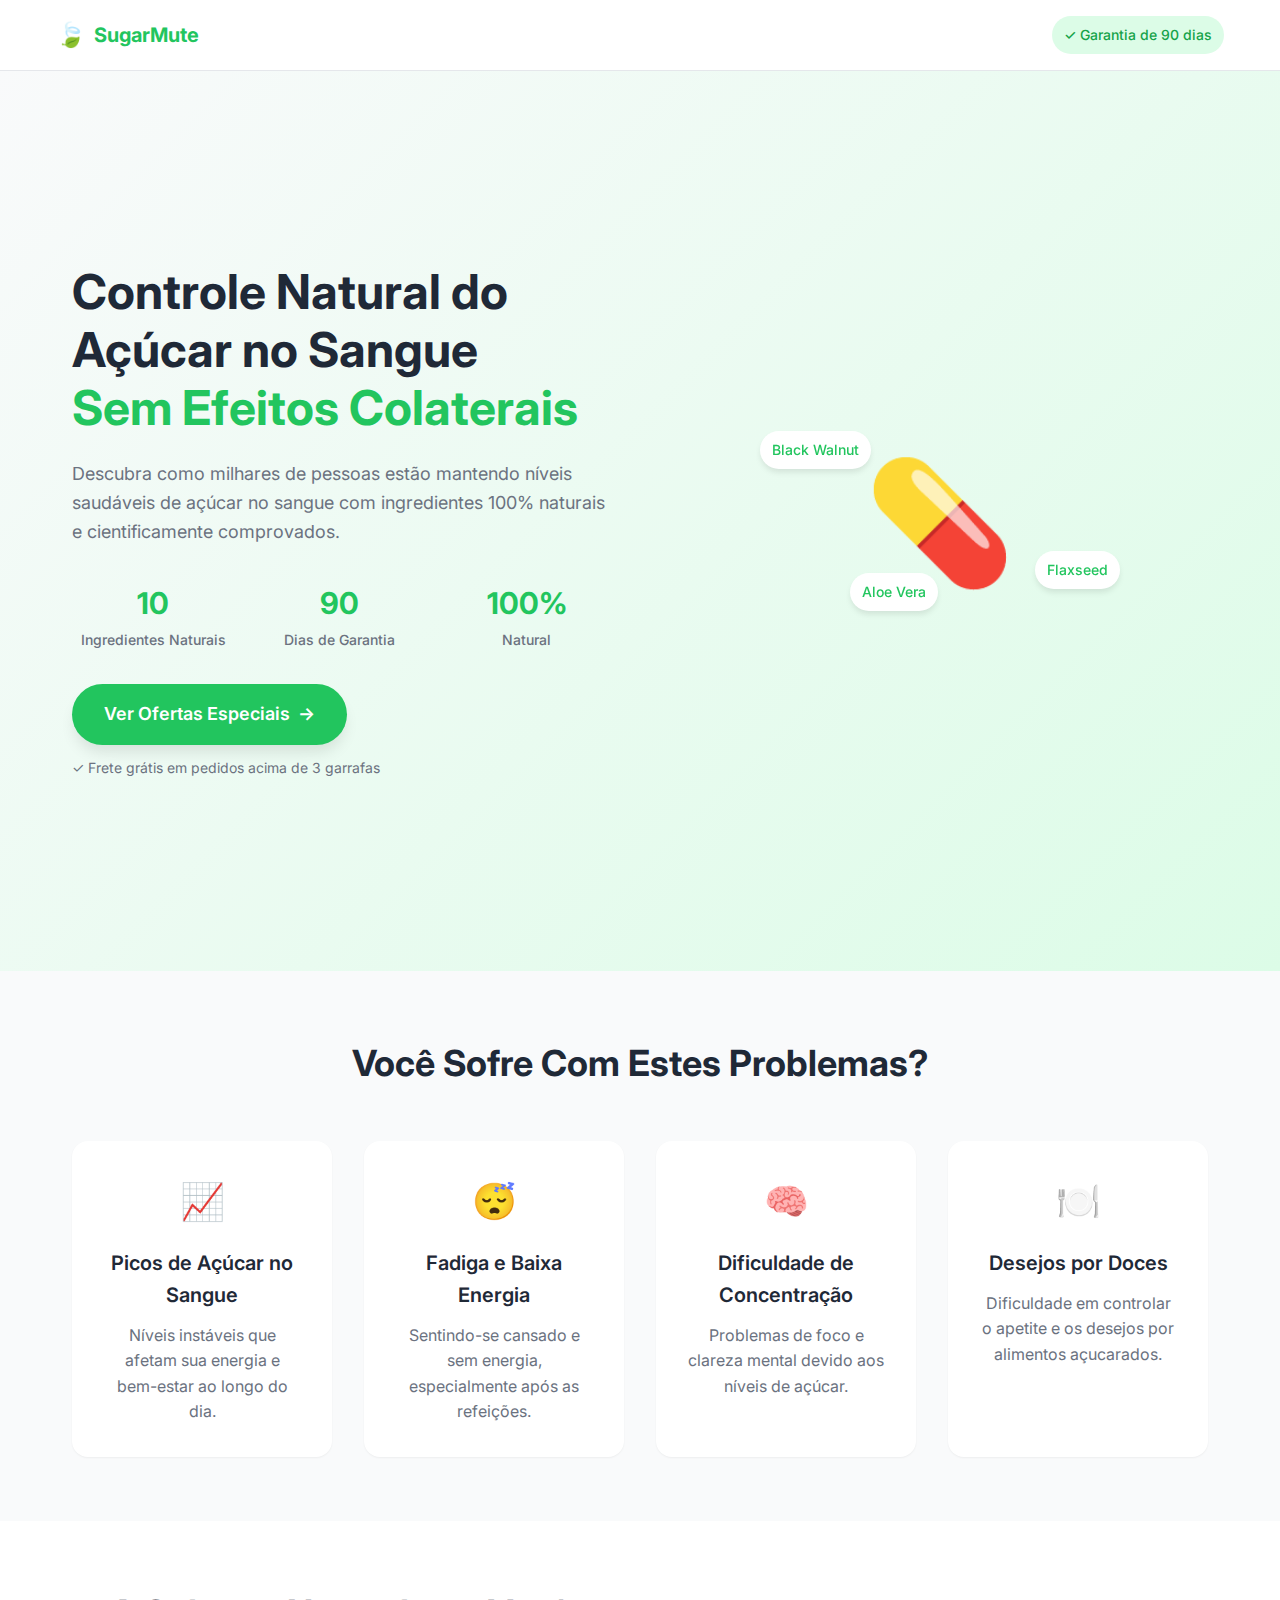
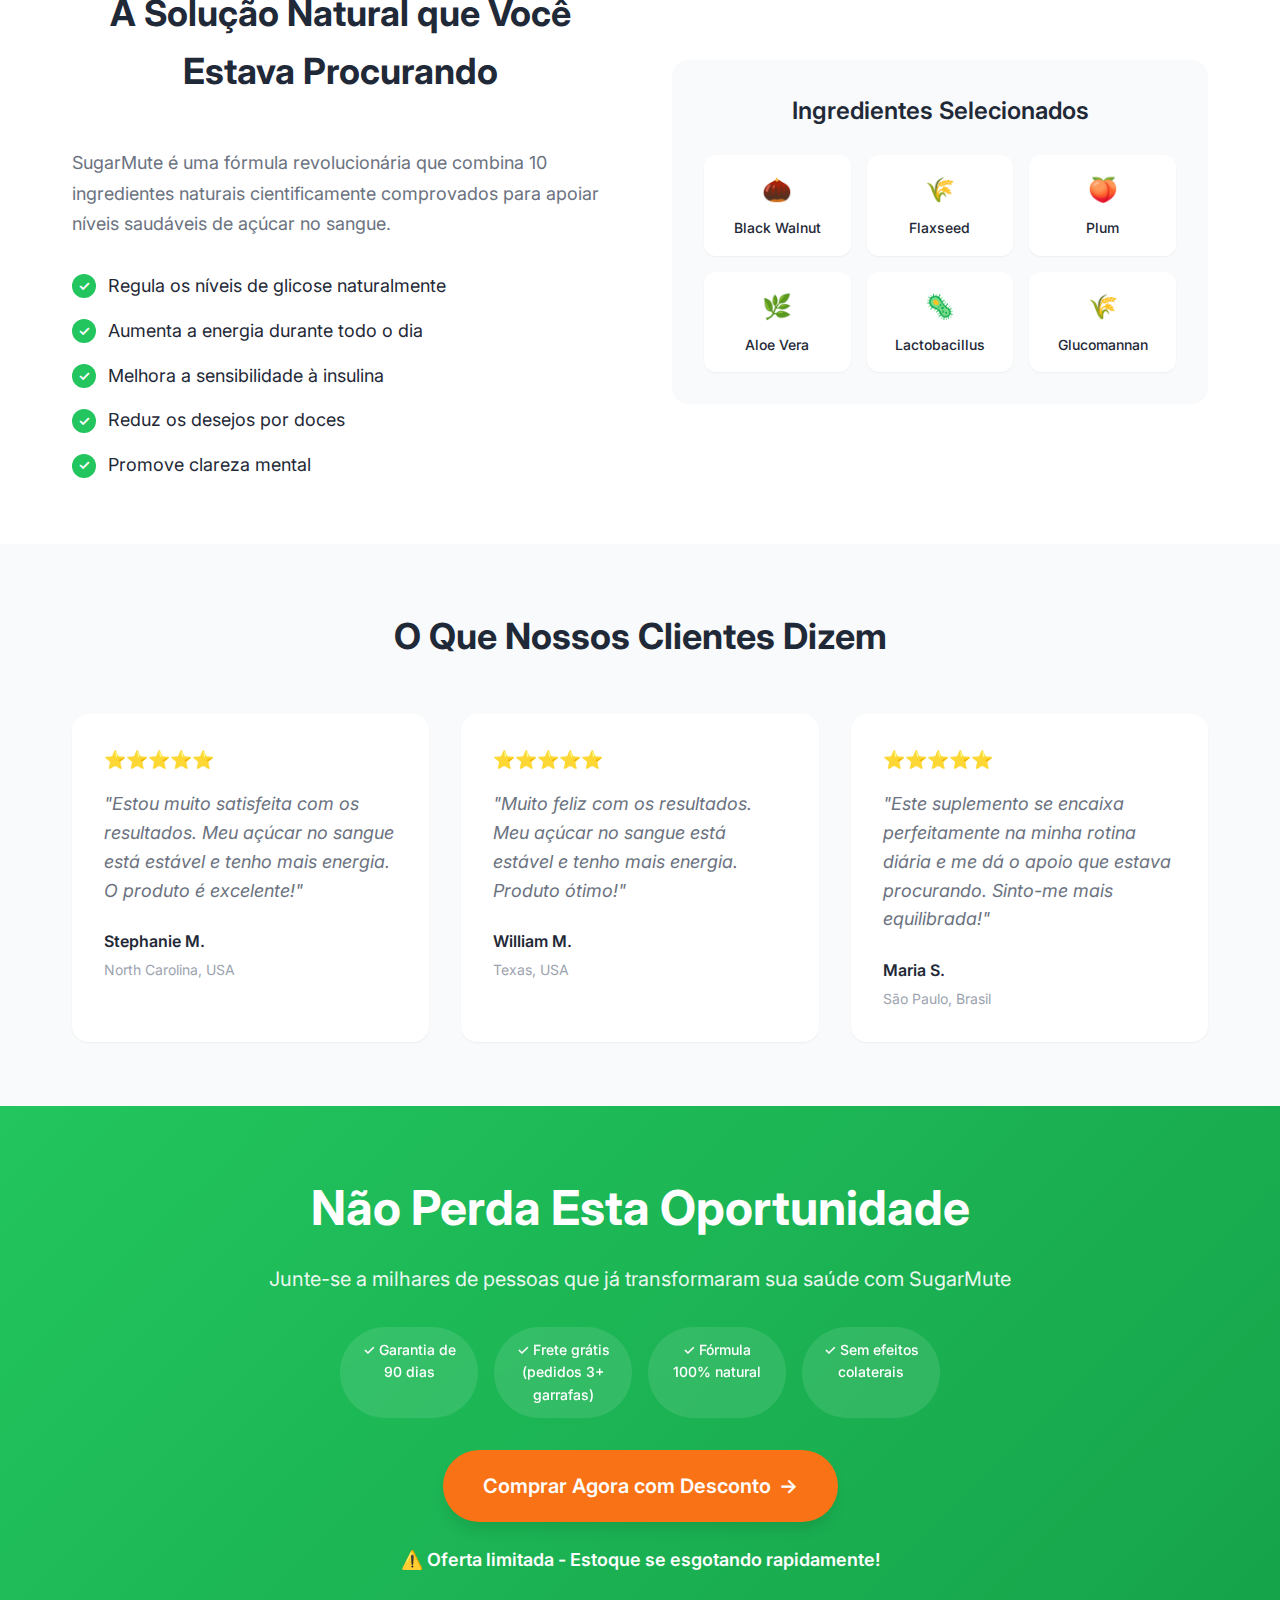
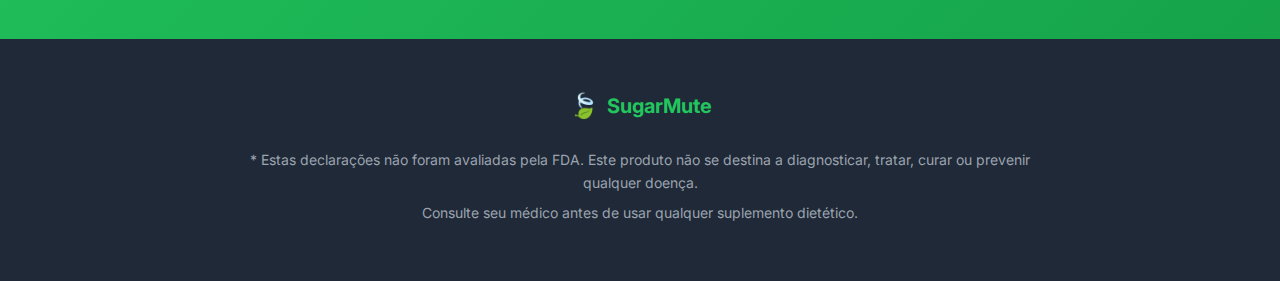
<file: index.html>
<!DOCTYPE html>
<html lang="pt-BR">
<head>
    <meta charset="UTF-8">
    <meta name="viewport" content="width=device-width, initial-scale=1.0">
    <title>Controle Natural do Açúcar no Sangue | SugarMute</title>
    <meta name="description" content="Descubra como SugarMute pode ajudar você a manter níveis saudáveis de açúcar no sangue com ingredientes 100% naturais. Garantia de 90 dias.">
    
    <!-- Preload critical resources -->
    <link rel="preload" href="styles.css" as="style">
    <link rel="preload" href="https://fonts.googleapis.com/css2?family=Inter:wght@400;500;600;700&display=swap" as="style">
    
    <!-- Stylesheets -->
    <link rel="stylesheet" href="https://fonts.googleapis.com/css2?family=Inter:wght@400;500;600;700&display=swap">
    <link rel="stylesheet" href="styles.css">
    
    <!-- Favicon -->
    <link rel="icon" type="image/x-icon" href="data:image/svg+xml,<svg xmlns='http://www.w3.org/2000/svg' viewBox='0 0 100 100'><text y='.9em' font-size='90'>🍃</text></svg>">
</head>
<body>
    <!-- Header -->
    <header class="header">
        <div class="container">
            <div class="logo">
                <span class="logo-icon">🍃</span>
                <span class="logo-text">SugarMute</span>
            </div>
            <div class="header-cta">
                <span class="guarantee-badge">✓ Garantia de 90 dias</span>
            </div>
        </div>
    </header>

    <!-- Hero Section -->
    <section class="hero">
        <div class="container">
            <div class="hero-content">
                <h1 class="hero-title">
                    Controle Natural do Açúcar no Sangue
                    <span class="highlight">Sem Efeitos Colaterais</span>
                </h1>
                <p class="hero-subtitle">
                    Descubra como milhares de pessoas estão mantendo níveis saudáveis de açúcar no sangue com ingredientes 100% naturais e cientificamente comprovados.
                </p>
                <div class="hero-stats">
                    <div class="stat">
                        <span class="stat-number">10</span>
                        <span class="stat-label">Ingredientes Naturais</span>
                    </div>
                    <div class="stat">
                        <span class="stat-number">90</span>
                        <span class="stat-label">Dias de Garantia</span>
                    </div>
                    <div class="stat">
                        <span class="stat-number">100%</span>
                        <span class="stat-label">Natural</span>
                    </div>
                </div>
                <div class="hero-cta">
                    <a href="https://sugarnix.com/c/order-now.php" class="cta-button primary">
                        Ver Ofertas Especiais
                        <span class="cta-arrow">→</span>
                    </a>
                    <p class="cta-note">✓ Frete grátis em pedidos acima de 3 garrafas</p>
                </div>
            </div>
            <div class="hero-image">
                <div class="product-showcase">
                    <div class="product-bottle">💊</div>
                    <div class="floating-elements">
                        <span class="floating-element">Black Walnut</span>
                        <span class="floating-element">Flaxseed</span>
                        <span class="floating-element">Aloe Vera</span>
                    </div>
                </div>
            </div>
        </div>
    </section>

    <!-- Problem Section -->
    <section class="problem-section">
        <div class="container">
            <h2 class="section-title">Você Sofre Com Estes Problemas?</h2>
            <div class="problems-grid">
                <div class="problem-item">
                    <div class="problem-icon">📈</div>
                    <h3>Picos de Açúcar no Sangue</h3>
                    <p>Níveis instáveis que afetam sua energia e bem-estar ao longo do dia.</p>
                </div>
                <div class="problem-item">
                    <div class="problem-icon">😴</div>
                    <h3>Fadiga e Baixa Energia</h3>
                    <p>Sentindo-se cansado e sem energia, especialmente após as refeições.</p>
                </div>
                <div class="problem-item">
                    <div class="problem-icon">🧠</div>
                    <h3>Dificuldade de Concentração</h3>
                    <p>Problemas de foco e clareza mental devido aos níveis de açúcar.</p>
                </div>
                <div class="problem-item">
                    <div class="problem-icon">🍽️</div>
                    <h3>Desejos por Doces</h3>
                    <p>Dificuldade em controlar o apetite e os desejos por alimentos açucarados.</p>
                </div>
            </div>
        </div>
    </section>

    <!-- Solution Section -->
    <section class="solution-section">
        <div class="container">
            <div class="solution-content">
                <div class="solution-text">
                    <h2 class="section-title">A Solução Natural que Você Estava Procurando</h2>
                    <p class="solution-description">
                        SugarMute é uma fórmula revolucionária que combina 10 ingredientes naturais cientificamente comprovados para apoiar níveis saudáveis de açúcar no sangue.
                    </p>
                    <div class="benefits-list">
                        <div class="benefit-item">
                            <span class="benefit-icon">✓</span>
                            <span>Regula os níveis de glicose naturalmente</span>
                        </div>
                        <div class="benefit-item">
                            <span class="benefit-icon">✓</span>
                            <span>Aumenta a energia durante todo o dia</span>
                        </div>
                        <div class="benefit-item">
                            <span class="benefit-icon">✓</span>
                            <span>Melhora a sensibilidade à insulina</span>
                        </div>
                        <div class="benefit-item">
                            <span class="benefit-icon">✓</span>
                            <span>Reduz os desejos por doces</span>
                        </div>
                        <div class="benefit-item">
                            <span class="benefit-icon">✓</span>
                            <span>Promove clareza mental</span>
                        </div>
                    </div>
                </div>
                <div class="solution-image">
                    <div class="ingredients-showcase">
                        <h3>Ingredientes Selecionados</h3>
                        <div class="ingredients-grid">
                            <div class="ingredient">
                                <span class="ingredient-icon">🌰</span>
                                <span class="ingredient-name">Black Walnut</span>
                            </div>
                            <div class="ingredient">
                                <span class="ingredient-icon">🌾</span>
                                <span class="ingredient-name">Flaxseed</span>
                            </div>
                            <div class="ingredient">
                                <span class="ingredient-icon">🍑</span>
                                <span class="ingredient-name">Plum</span>
                            </div>
                            <div class="ingredient">
                                <span class="ingredient-icon">🌿</span>
                                <span class="ingredient-name">Aloe Vera</span>
                            </div>
                            <div class="ingredient">
                                <span class="ingredient-icon">🦠</span>
                                <span class="ingredient-name">Lactobacillus</span>
                            </div>
                            <div class="ingredient">
                                <span class="ingredient-icon">🌾</span>
                                <span class="ingredient-name">Glucomannan</span>
                            </div>
                        </div>
                    </div>
                </div>
            </div>
        </div>
    </section>

    <!-- Testimonials Section -->
    <section class="testimonials-section">
        <div class="container">
            <h2 class="section-title">O Que Nossos Clientes Dizem</h2>
            <div class="testimonials-grid">
                <div class="testimonial">
                    <div class="testimonial-rating">⭐⭐⭐⭐⭐</div>
                    <p class="testimonial-text">
                        "Estou muito satisfeita com os resultados. Meu açúcar no sangue está estável e tenho mais energia. O produto é excelente!"
                    </p>
                    <div class="testimonial-author">
                        <strong>Stephanie M.</strong>
                        <span>North Carolina, USA</span>
                    </div>
                </div>
                <div class="testimonial">
                    <div class="testimonial-rating">⭐⭐⭐⭐⭐</div>
                    <p class="testimonial-text">
                        "Muito feliz com os resultados. Meu açúcar no sangue está estável e tenho mais energia. Produto ótimo!"
                    </p>
                    <div class="testimonial-author">
                        <strong>William M.</strong>
                        <span>Texas, USA</span>
                    </div>
                </div>
                <div class="testimonial">
                    <div class="testimonial-rating">⭐⭐⭐⭐⭐</div>
                    <p class="testimonial-text">
                        "Este suplemento se encaixa perfeitamente na minha rotina diária e me dá o apoio que estava procurando. Sinto-me mais equilibrada!"
                    </p>
                    <div class="testimonial-author">
                        <strong>Maria S.</strong>
                        <span>São Paulo, Brasil</span>
                    </div>
                </div>
            </div>
        </div>
    </section>

    <!-- CTA Section -->
    <section class="cta-section">
        <div class="container">
            <div class="cta-content">
                <h2 class="cta-title">Não Perda Esta Oportunidade</h2>
                <p class="cta-subtitle">
                    Junte-se a milhares de pessoas que já transformaram sua saúde com SugarMute
                </p>
                <div class="cta-benefits">
                    <div class="cta-benefit">✓ Garantia de 90 dias</div>
                    <div class="cta-benefit">✓ Frete grátis (pedidos 3+ garrafas)</div>
                    <div class="cta-benefit">✓ Fórmula 100% natural</div>
                    <div class="cta-benefit">✓ Sem efeitos colaterais</div>
                </div>
                <a href="https://sugarnix.com/c/order-now.php" class="cta-button secondary large">
                    Comprar Agora com Desconto
                    <span class="cta-arrow">→</span>
                </a>
                <p class="urgency-text">⚠️ Oferta limitada - Estoque se esgotando rapidamente!</p>
            </div>
        </div>
    </section>

    <!-- Footer -->
    <footer class="footer">
        <div class="container">
            <div class="footer-content">
                <div class="footer-logo">
                    <span class="logo-icon">🍃</span>
                    <span class="logo-text">SugarMute</span>
                </div>
                <div class="footer-disclaimer">
                    <p>* Estas declarações não foram avaliadas pela FDA. Este produto não se destina a diagnosticar, tratar, curar ou prevenir qualquer doença.</p>
                    <p>Consulte seu médico antes de usar qualquer suplemento dietético.</p>
                </div>
            </div>
        </div>
    </footer>

    <!-- Scripts -->
    <script src="script.js"></script>
</body>
</html>
</file>
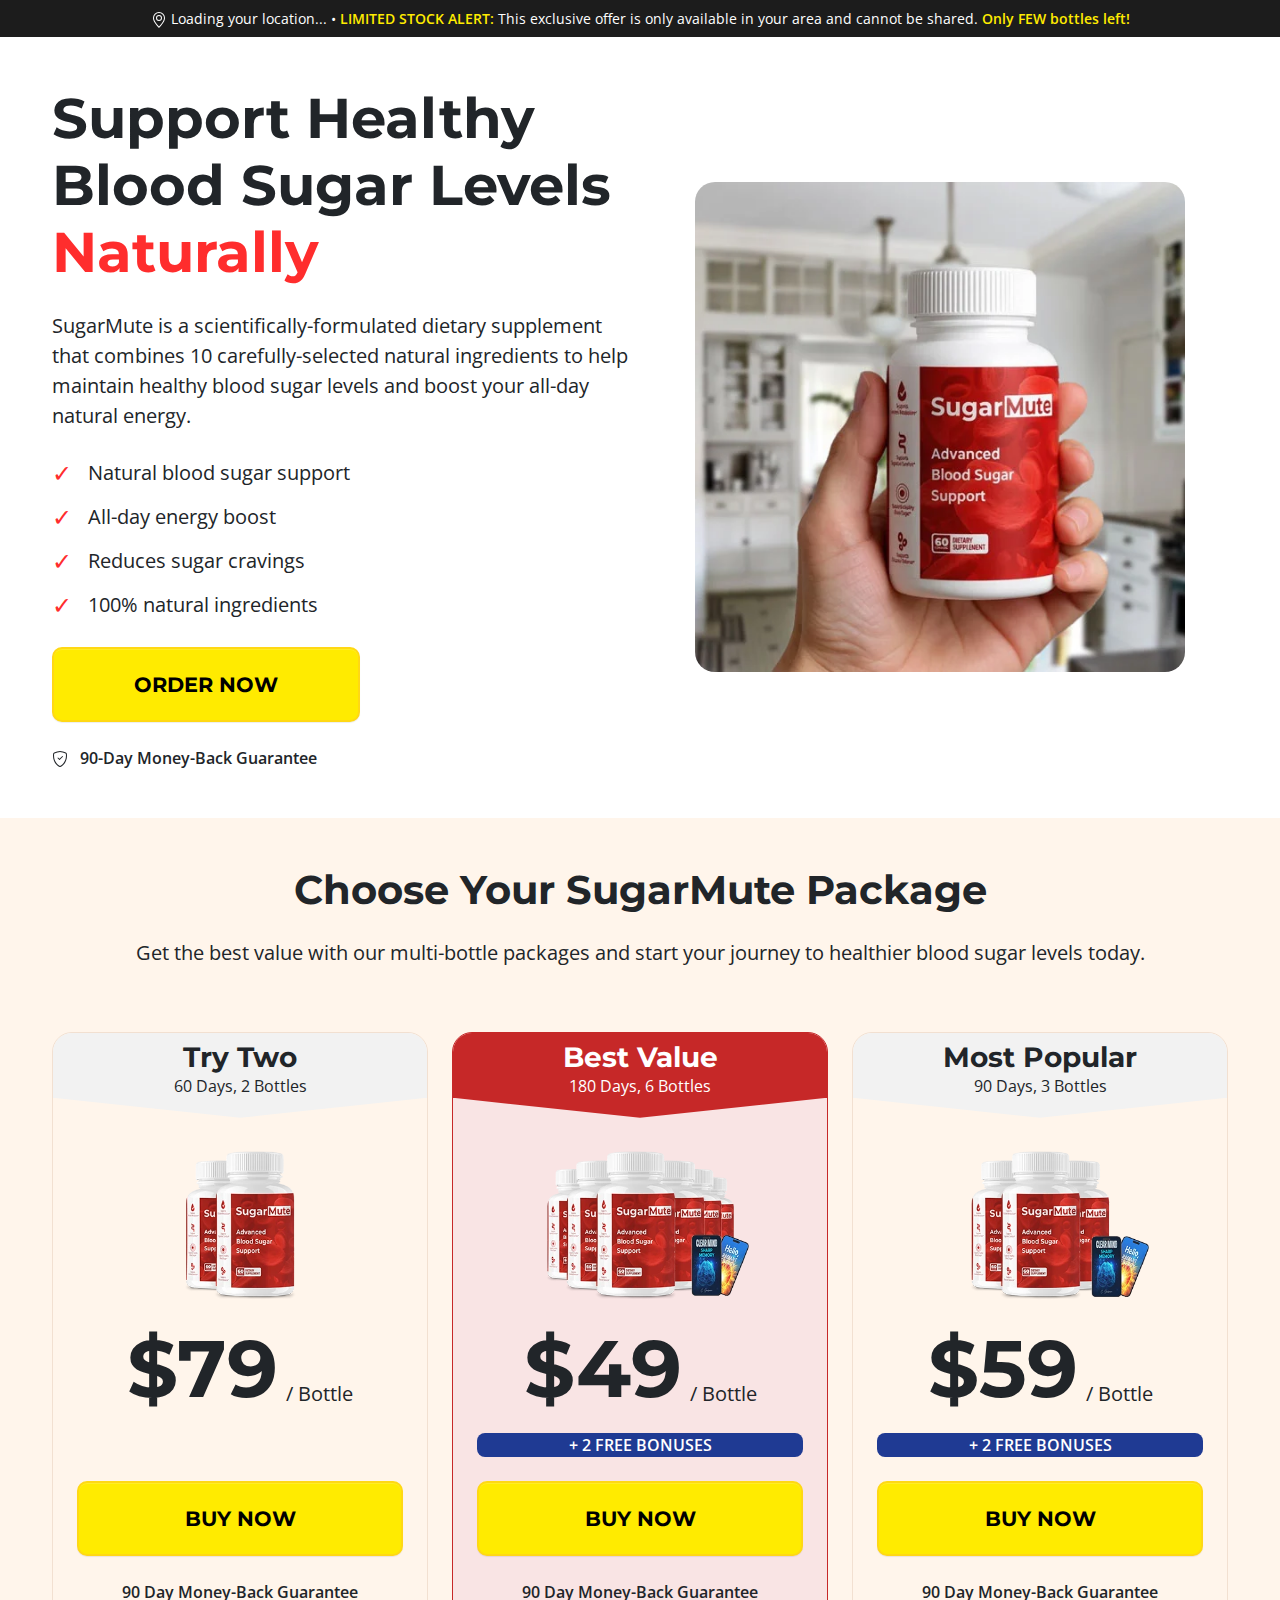
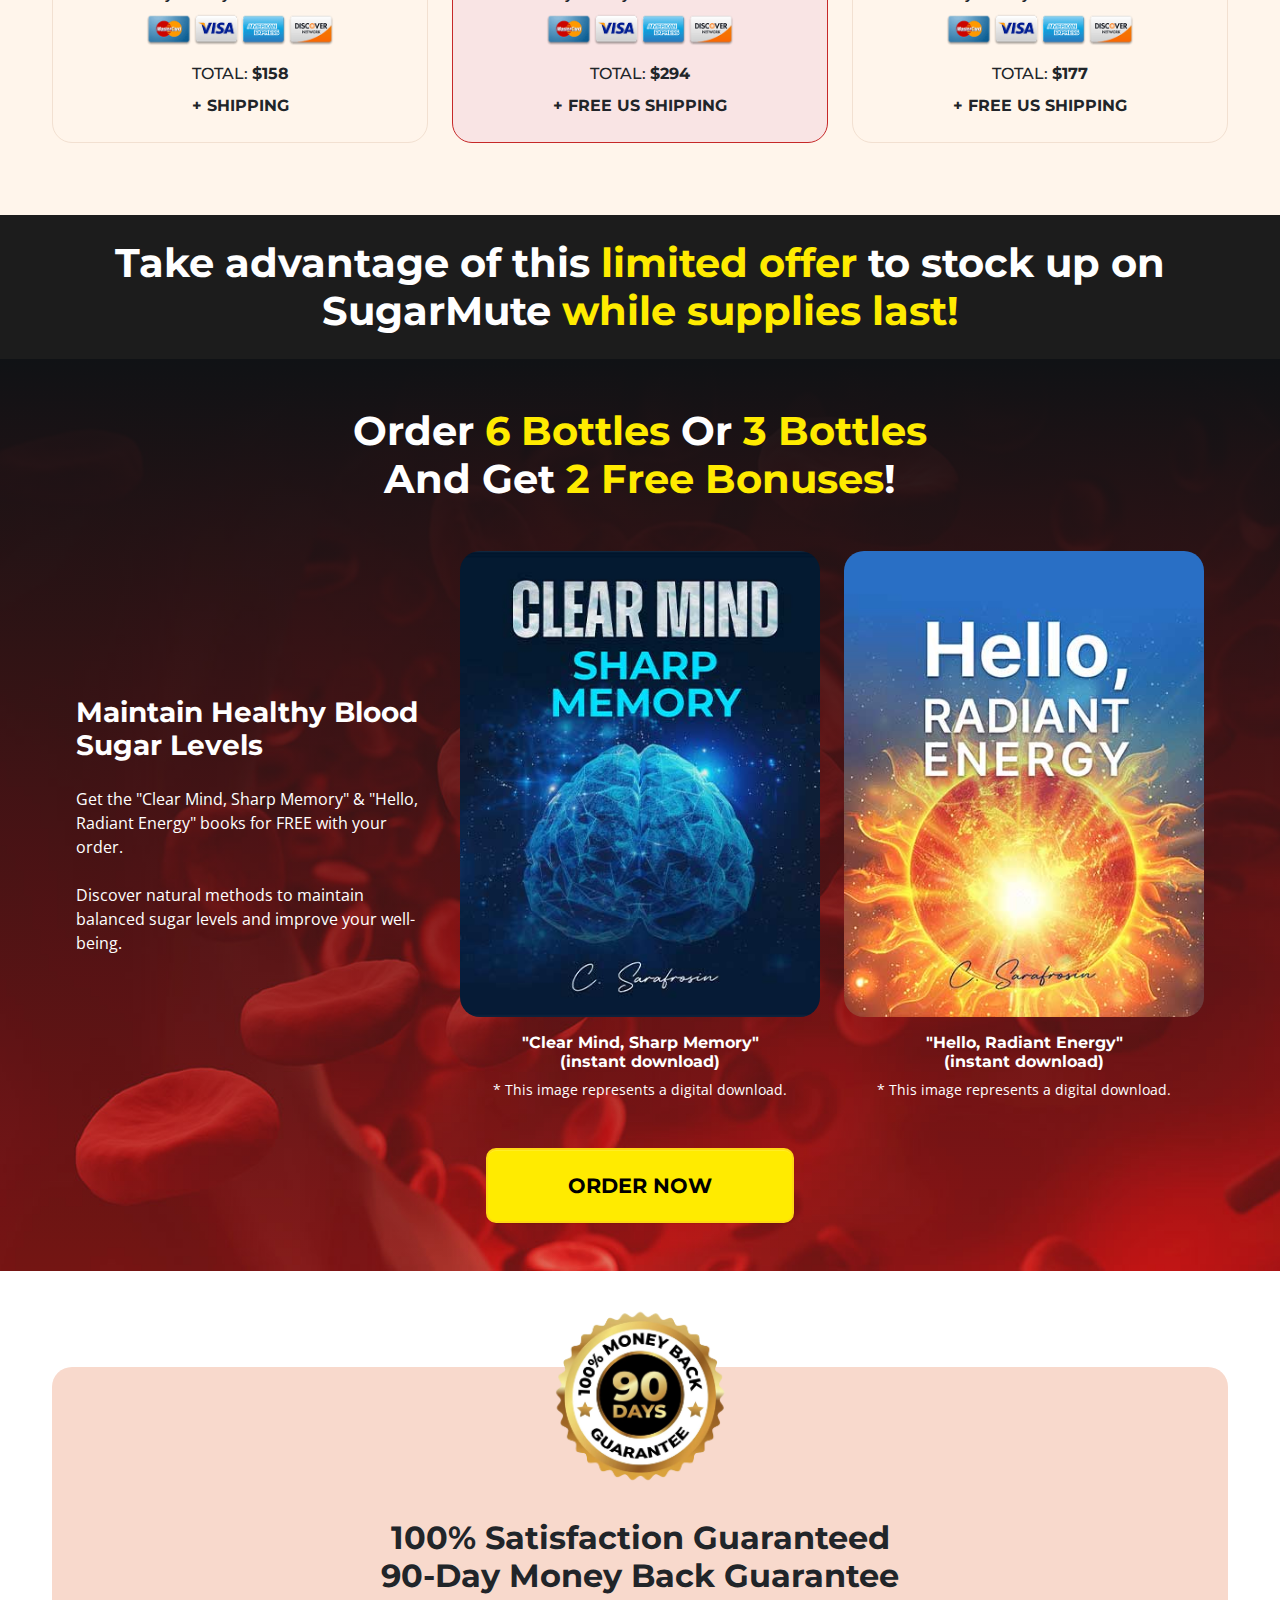
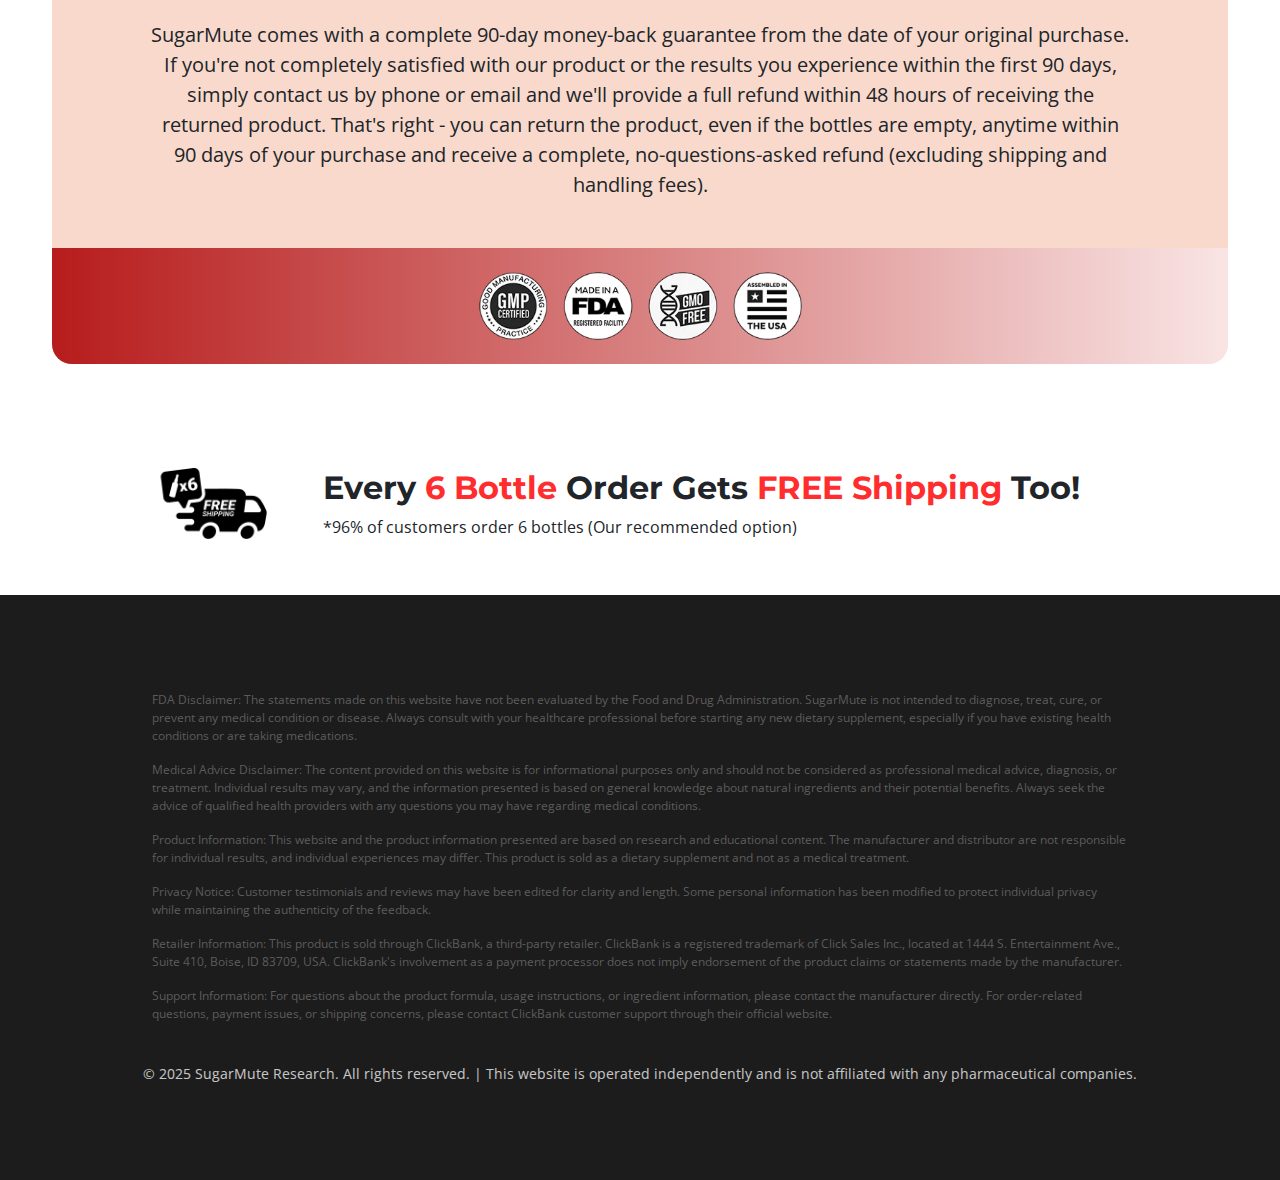
<file: presell.html>
<!DOCTYPE html>
<html lang="en">
<head>
    <meta charset="UTF-8">
    <meta name="viewport" content="width=device-width, initial-scale=1.0">
    <title>SugarMute | Support Healthy Blood Sugar Naturally</title>
    <meta name="description" content="Discover how SugarMute can help you maintain healthy blood sugar levels with 100% natural ingredients. 90-day money-back guarantee.">
    

    <link rel="icon" type="image/png" href="images/favicon-96x96.png" sizes="96x96">
    <link rel="icon" type="image/svg+xml" href="images/favicon.svg">
    <link rel="shortcut icon" href="images/favicon.ico">
    <link rel="apple-touch-icon" sizes="180x180" href="images/apple-touch-icon.png">
    

    <link rel="stylesheet" href="css/style.css">
    
</head>
<body data-disable-user-interaction="">


    <section class="bg-secondary-new py-2">
        <div class="container">
            <div class="row">
                <div class="col-12 text-center">
                    <p class="mb-0 text-white-new small">
                        <span id="user-location">
                            <svg xmlns="http://www.w3.org/2000/svg" width="16" height="16" fill="currentColor" class="bi bi-geo-alt me-1" viewBox="0 0 16 16">
                                <path d="M12.166 8.94c-.524 1.062-1.234 2.12-1.96 3.07A32 32 0 0 1 8 14.58a32 32 0 0 1-2.206-2.57c-.726-.95-1.436-2.008-1.96-3.07C3.304 7.867 3 6.862 3 6a5 5 0 0 1 10 0c0 .862-.305 1.867-.834 2.94M8 16s6-5.686 6-10A6 6 0 0 0 2 6c0 4.314 6 10 6 10"/>
                                <path d="M8 8a2 2 0 1 1 0-4 2 2 0 0 1 0 4m0 1a3 3 0 1 0 0-6 3 3 0 0 0 0 6"/>
                            </svg>
                            Loading your location...
                        </span> • 
                        <span class="text-lighter-blue fw-bold">LIMITED STOCK ALERT:</span> 
                        This exclusive offer is only available in your area and cannot be shared. 
                        <span class="text-lighter-blue fw-bold">Only FEW bottles left!</span>
                    </p>
                </div>
            </div>
        </div>
    </section>


    <section class="py-5">
        <div class="container">
            <div class="row align-items-center">
                <!-- Mobile: Título + Imagem + Conteúdo -->
                <div class="col-12 d-lg-none">
                    <div class="text-center">
                        <h1 class="display-4 mb-4 text-dark">
                            Support Healthy Blood Sugar Levels <span class="text-dark-blue">Naturally</span>
                        </h1>
                        
                        <!-- Imagem no mobile (logo após o título) -->
                        <div class="mb-4">
                            <picture>
                                <source srcset="images/sugarmute-pod-landscape.webp" type="image/webp">
                                <img src="images/sugarmute-pod.jpg" alt="SugarMute Product" class="img-fluid rounded-20" width="490" height="372">
                            </picture>
                        </div>
                        
                        <p class="fs-5 mb-4 text-dark">
                            SugarMute is a scientifically-formulated dietary supplement that combines 10 carefully-selected natural ingredients to help maintain healthy blood sugar levels and boost your all-day natural energy.
                        </p>
                        
                        <!-- Key Benefits -->
                        <div class="mb-4">
                            <div class="d-flex align-items-center mb-2">
                                <span class="text-dark-blue me-3 fs-4">✓</span>
                                <span class="fs-5">Natural blood sugar support</span>
                            </div>
                            <div class="d-flex align-items-center mb-2">
                                <span class="text-dark-blue me-3 fs-4">✓</span>
                                <span class="fs-5">All-day energy boost</span>
                            </div>
                            <div class="d-flex align-items-center mb-2">
                                <span class="text-dark-blue me-3 fs-4">✓</span>
                                <span class="fs-5">Reduces sugar cravings</span>
                            </div>
                            <div class="d-flex align-items-center mb-2">
                                <span class="text-dark-blue me-3 fs-4">✓</span>
                                <span class="fs-5">100% natural ingredients</span>
                            </div>
                        </div>
                        
                        <!-- CTA Button -->
                        <div class="mb-4">
                            <a href="#pricing" class="btn-new btn-primary-new d-inline-block">
                                ORDER NOW
                            </a>
                        </div>
                        
                        <!-- Guarantee -->
                        <div class="text-dark">
                            <p class="mb-0 fw-bold">
                                <svg xmlns="http://www.w3.org/2000/svg" width="16" height="16" fill="currentColor" class="bi bi-shield-check me-2" viewBox="0 0 16 16">
                                    <path d="M5.338 1.59a61 61 0 0 0-2.837.856.48.48 0 0 0-.328.39c-.554 4.157.726 7.19 2.253 9.188a10.7 10.7 0 0 0 2.287 2.233c.346.244.652.42.893.533q.18.085.293.118a1 1 0 0 0 .101.025 1 1 0 0 0 .1-.025q.114-.034.294-.118c.24-.113.547-.29.893-.533a10.7 10.7 0 0 0 2.287-2.233c1.527-1.997 2.807-5.031 2.253-9.188a.48.48 0 0 0-.328-.39c-.651-.213-1.75-.56-2.837-.855C9.552 1.29 8.531 1.067 8 1.067c-.53 0-1.552.223-2.662.524zM5.072.56C6.157.265 7.31 0 8 0s1.843.265 2.928.56c1.11.3 2.229.655 2.887.87a1.54 1.54 0 0 1 1.044 1.262c.596 4.477-.787 7.795-2.465 9.99a11.8 11.8 0 0 1-2.517 2.453 7 7 0 0 1-1.048.625c-.28.132-.581.24-.829.24s-.548-.108-.829-.24a7 7 0 0 1-1.048-.625 11.8 11.8 0 0 1-2.517-2.453C1.928 10.487.545 7.169 1.141 2.692A1.54 1.54 0 0 1 2.185 1.43 63 63 0 0 1 5.072.56"/>
                                    <path d="M10.854 5.146a.5.5 0 0 1 0 .708l-3 3a.5.5 0 0 1-.708 0l-1.5-1.5a.5.5 0 1 1 .708-.708L7.5 7.793l2.646-2.647a.5.5 0 0 1 .708 0"/>
                                </svg>
                                90-Day Money-Back Guarantee
                            </p>
                        </div>
                    </div>
                </div>
                
                <!-- Desktop: Layout lado a lado -->
                <div class="col-12 col-lg-6 mb-4 mb-lg-0 d-none d-lg-block">
                    <div class="text-center text-lg-start">
                        <h1 class="display-4 mb-4 text-dark">
                            Support Healthy Blood Sugar Levels <span class="text-dark-blue">Naturally</span>
                        </h1>
                        <p class="fs-5 mb-4 text-dark">
                            SugarMute is a scientifically-formulated dietary supplement that combines 10 carefully-selected natural ingredients to help maintain healthy blood sugar levels and boost your all-day natural energy.
                        </p>
                        
                        <!-- Key Benefits -->
                        <div class="mb-4">
                            <div class="d-flex align-items-center mb-2">
                                <span class="text-dark-blue me-3 fs-4">✓</span>
                                <span class="fs-5">Natural blood sugar support</span>
                            </div>
                            <div class="d-flex align-items-center mb-2">
                                <span class="text-dark-blue me-3 fs-4">✓</span>
                                <span class="fs-5">All-day energy boost</span>
                            </div>
                            <div class="d-flex align-items-center mb-2">
                                <span class="text-dark-blue me-3 fs-4">✓</span>
                                <span class="fs-5">Reduces sugar cravings</span>
                            </div>
                            <div class="d-flex align-items-center mb-2">
                                <span class="text-dark-blue me-3 fs-4">✓</span>
                                <span class="fs-5">100% natural ingredients</span>
                            </div>
                        </div>
                        
                        <!-- CTA Button -->
                        <div class="mb-4">
                            <a href="#pricing" class="btn-new btn-primary-new d-inline-block">
                                ORDER NOW
                            </a>
                        </div>
                        
                        <!-- Guarantee -->
                        <div class="text-dark">
                            <p class="mb-0 fw-bold">
                                <svg xmlns="http://www.w3.org/2000/svg" width="16" height="16" fill="currentColor" class="bi bi-shield-check me-2" viewBox="0 0 16 16">
                                    <path d="M5.338 1.59a61 61 0 0 0-2.837.856.48.48 0 0 0-.328.39c-.554 4.157.726 7.19 2.253 9.188a10.7 10.7 0 0 0 2.287 2.233c.346.244.652.42.893.533q.18.085.293.118a1 1 0 0 0 .101.025 1 1 0 0 0 .1-.025q.114-.034.294-.118c.24-.113.547-.29.893-.533a10.7 10.7 0 0 0 2.287-2.233c1.527-1.997 2.807-5.031 2.253-9.188a.48.48 0 0 0-.328-.39c-.651-.213-1.75-.56-2.837-.855C9.552 1.29 8.531 1.067 8 1.067c-.53 0-1.552.223-2.662.524zM5.072.56C6.157.265 7.31 0 8 0s1.843.265 2.928.56c1.11.3 2.229.655 2.887.87a1.54 1.54 0 0 1 1.044 1.262c.596 4.477-.787 7.795-2.465 9.99a11.8 11.8 0 0 1-2.517 2.453 7 7 0 0 1-1.048.625c-.28.132-.581.24-.829.24s-.548-.108-.829-.24a7 7 0 0 1-1.048-.625 11.8 11.8 0 0 1-2.517-2.453C1.928 10.487.545 7.169 1.141 2.692A1.54 1.54 0 0 1 2.185 1.43 63 63 0 0 1 5.072.56"/>
                                    <path d="M10.854 5.146a.5.5 0 0 1 0 .708l-3 3a.5.5 0 0 1-.708 0l-1.5-1.5a.5.5 0 1 1 .708-.708L7.5 7.793l2.646-2.647a.5.5 0 0 1 .708 0"/>
                                </svg>
                                90-Day Money-Back Guarantee
                            </p>
                        </div>
                    </div>
                </div>
                
                <div class="col-12 col-lg-6 text-center d-none d-lg-block">
                    <picture>
                        <source media="(min-width: 992px)" srcset="images/sugarmute-pod.webp" type="image/webp">
                        <source srcset="images/sugarmute-pod-landscape.webp" type="image/webp">
                        <img src="images/sugarmute-pod.jpg" alt="SugarMute Product" class="img-fluid rounded-20" width="490" height="372">
                    </picture>
                </div>
            </div>
        </div>
    </section>


    <section id="pricing" class="py-5 bg-light">
        <div class="container">
            <div class="row">
                <div class="col-12 text-center mb-5">
                    <h2 class="display-6 mb-4">Choose Your SugarMute Package</h2>
                    <p class="fs-5">Get the best value with our multi-bottle packages and start your journey to healthier blood sugar levels today.</p>
                </div>
            </div>
            <div class="row justify-content-center">
                <div class="col-12 col-md-6 col-lg-4 mb-4">
                    <div class="rounded-20 border-green-light overflow-hidden h-100">
                        <div class="pt-2 bg-light-custom-third v-mask-down-pricebox text-center">
                            <h3 class="mb-0 text-dark">Try Two</h3>
                            <p class="mb-0">60 Days, 2 Bottles</p>
                        </div>
                        <div class="p-3 p-md-4">
                            <div class="text-center">
                                <div class="col-8 mx-auto mt-2 py-3">
                                    <picture>
                                        <source srcset="images/PRODx2-500px.webp" type="image/webp">
                                        <img src="images/PRODx2-500px.png" alt="SugarMute 2 Bottles" class="img-fluid" width="360" height="256" loading="lazy">
                                    </picture>
                                </div>
                            </div>
                            <div class="text-center">
                                <div class="d-flex justify-content-center align-items-end mb-3">
                                    <h4 class="display-1 text-dark-black mb-0">$79</h4>
                                    <div class="ms-2 pb-2">
                                        <span class="d-block fs-5 text-end"> / Bottle</span>
                                    </div>
                                </div>
                                <p class="opacity-0 mb-4">No bonuses</p>
                                <div class="mb-4">
                                    <a class="cta addToCart btn-new btn-primary-new d-block px-0" data-sku="SGM02" data-price="158" href="https://hop.clickbank.net/?affiliate=lochayde&vendor=sugarmute&pid=pre1" target="_blank">Buy Now</a>
                                </div>
                                <p class="fw-bold mb-2">90 Day Money-Back Guarantee</p>
                                <div class="col-7 mx-auto mb-3">
                                    <picture>
                                        <source srcset="images/cards.webp" type="image/webp">
                                        <img src="images/cards.png" alt="Card" class="img-fluid" width="375" height="65" loading="lazy">
                                    </picture>
                                </div>
                                <p class="mb-2 font-second">TOTAL: <span class="fw-bold">$158</span></p>
                                <p class="fw-bold mb-0 font-second">+ SHIPPING</p>
                            </div>
                        </div>
                    </div>
                </div>

                <div class="col-12 col-md-6 col-lg-4 mb-4">
                    <div class="rounded-20 border-secondary bg-light-second overflow-hidden h-100">
                        <div class="pt-2 bg-secondary v-mask-down-pricebox text-center">
                            <h3 class="mb-0 text-dark text-white">Best Value</h3>
                            <p class="mb-0 text-white">180 Days, 6 Bottles</p>
                        </div>
                        <div class="p-3 p-md-4">
                            <div class="text-center">
                                <div class="col-8 mx-auto mt-2 py-3">
                                    <picture>
                                        <source srcset="images/PRODx6-500px.webp" type="image/webp">
                                        <img src="images/PRODx6-500px.png" alt="SugarMute 6 Bottles" class="img-fluid" width="360" height="256" loading="lazy">
                                    </picture>
                                </div>
                            </div>
                            <div class="text-center">
                                <div class="d-flex justify-content-center align-items-end mb-3">
                                    <h4 class="display-1 text-dark-black mb-0">$49</h4>
                                    <div class="ms-2 pb-2">
                                        <span class="d-block fs-5 text-end"> / Bottle</span>
                                    </div>
                                </div>
                                <p class="price-box-o-bonus mb-4 fw-bold">+ 2 FREE BONUSES</p>
                                <div class="mb-4">
                                    <a class="cta addToCart btn-new btn-primary-new d-block px-0 animation-new pulsing" data-sku="SGM06" data-price="294" href="https://hop.clickbank.net/?affiliate=lochayde&vendor=sugarmute&pid=pre1" target="_blank">Buy Now</a>
                                </div>
                                <p class="fw-bold mb-2">90 Day Money-Back Guarantee</p>
                                <div class="col-7 mx-auto mb-3">
                                    <picture>
                                        <source srcset="images/cards.webp" type="image/webp">
                                        <img src="images/cards.png" alt="Card" class="img-fluid" width="375" height="65" loading="lazy">
                                    </picture>
                                </div>
                                <p class="mb-2 font-second">TOTAL: <span class="fw-bold">$294</span></p>
                                <p class="fw-bold mb-0 font-second">+ FREE US SHIPPING</p>
                            </div>
                        </div>
                    </div>
                </div>

                <div class="col-12 col-md-6 col-lg-4 mb-4">
                    <div class="rounded-20 border-green-light overflow-hidden h-100">
                        <div class="pt-2 bg-light-custom-third v-mask-down-pricebox text-center">
                            <h3 class="mb-0 text-dark">Most Popular</h3>
                            <p class="mb-0">90 Days, 3 Bottles</p>
                        </div>
                        <div class="p-3 p-md-4">
                            <div class="text-center">
                                <div class="col-8 mx-auto mt-2 py-3">
                                    <picture>
                                        <source srcset="images/PRODx3-500px.webp" type="image/webp">
                                        <img src="images/PRODx3-500px.png" alt="SugarMute 3 Bottles" class="img-fluid" width="360" height="256" loading="lazy">
                                    </picture>
                                </div>
                            </div>
                            <div class="text-center">
                                <div class="d-flex justify-content-center align-items-end mb-3">
                                    <h4 class="display-1 text-dark-black mb-0">$59</h4>
                                    <div class="ms-2 pb-2">
                                        <span class="d-block fs-5 text-end"> / Bottle</span>
                                    </div>
                                </div>
                                <p class="price-box-o-bonus-2 mb-4 fw-bold">+ 2 FREE BONUSES</p>
                                <div class="mb-4">
                                    <a class="cta addToCart btn-new btn-primary-new d-block px-0" data-sku="SGM03" data-price="177" href="https://hop.clickbank.net/?affiliate=lochayde&vendor=sugarmute&pid=pre1" target="_blank">Buy Now</a>
                                </div>
                                <p class="fw-bold mb-2">90 Day Money-Back Guarantee</p>
                                <div class="col-7 mx-auto mb-3">
                                    <picture>
                                        <source srcset="images/cards.webp" type="image/webp">
                                        <img src="images/cards.png" alt="Card" class="img-fluid" width="375" height="65" loading="lazy">
                                    </picture>
                                </div>
                                <p class="mb-2 font-second">TOTAL: <span class="fw-bold">$177</span></p>
                                <p class="fw-bold mb-0 font-second">+ FREE US SHIPPING</p>
                            </div>
                        </div>
                    </div>
                </div>
            </div>
        </div>
    </section>


    <section class="py-4 bg-secondary-new">
        <div class="container">
            <div class="row">
                <div class="col-12 text-center">
                    <h2 class="display-6 mb-0 text-white-new">
                        Take advantage of this <span class="text-lighter-blue">limited offer</span> to stock up on<br class="d-none d-xl-block">
                        SugarMute <span class="text-lighter-blue">while supplies last!</span>
                    </h2>
                </div>
            </div>
        </div>
    </section>


    <section class="py-5 bg-pattern bg-top-overlay-100">
        <div class="container position-relative z-1">
            <div class="row align-items-center px-2 px-md-4 justify-content-center">
                <div class="col-12 col-md-10 mb-4 mb-lg-5">
                    <h2 class="display-6 text-center mb-0 text-white flex-1">Order <span class="text-lighter-blue">6 Bottles</span> Or <span class="text-lighter-blue">3 Bottles</span> <br class="d-none d-sm-block"> And Get <span class="text-lighter-blue">2 Free Bonuses</span>!</h2>
                </div>
                <div class="col-12 col-md-12 col-lg-4 text-white text-center text-lg-start">
                    <h3 class="text-white fs-3 mb-3 fw-bold">Maintain Healthy Blood Sugar Levels</h3>
                    <p class="pt-lg-2">Get the "Clear Mind, Sharp Memory" & "Hello, Radiant Energy" books for FREE with your order.</p>
                    <p class="pb-0 mb-5 mb-lg-0 pt-lg-2">Discover natural methods to maintain balanced sugar levels and improve your well-being.</p>
                </div>
                <div class="col-12 col-md-6 col-lg-4 text-center pb-3 pb-md-0 mb-3 mb-md-0">
                    <div class="white-box"><img class="img-fluid mb-3 rounded-20" src="images/cover1.jpg" loading="lazy">
                        <h4 class="text-white fs-6">"Clear Mind, Sharp Memory"<br>(instant download)</h4>
                        <p class="small mb-0 text-white">* This image represents a digital download.</p>
                    </div>
                </div>
                <div class="col-12 col-md-6 col-lg-4 pb-3 pb-md-0 text-center">
                    <div class="white-box"><img class="img-fluid mb-3 rounded-20" src="images/cover2.jpg" loading="lazy">
                        <h4 class="text-white fs-6">"Hello, Radiant Energy"<br>(instant download)</h4>
                        <p class="small mb-0 text-white">* This image represents a digital download.</p>
                    </div>
                </div>
                <div class="col-12 col-sm-10 col-md-8 mx-auto mt-4 mt-md-5">
                    <div class="text-center"><a href="#pricing" class="btn-new btn-primary-new d-block d-sm-inline-block">Order Now</a></div>
                </div>
            </div>
        </div>
    </section>


    <section class="py-5 my-5">
        <div class="container">
            <div class="row">
                <div class="col-12">
                    <div class="bg-light-third rounded-20">
                        <div class="col-4 col-sm-3 col-xl-2 mx-auto">
                            <picture>
                                <source srcset="images/guarantee_badge.webp" type="image/webp">
                                <img src="images/guarantee_badge.png" alt="Guarantee badge" class="img-fluid money-back-badge" width="246" height="246" loading="lazy">
                            </picture>
                        </div>
                        <div class="col-10 mx-auto mb-5 mt-4 text-center">
                            <h2 class="mb-4">100% Satisfaction Guaranteed<br>90-Day Money Back Guarantee</h2>
                            <p class="fs-5">SugarMute comes with a complete 90-day money-back guarantee from the date of your original purchase. If you're not completely satisfied with our product or the results you experience within the first 90 days, simply contact us by phone or email and we'll provide a full refund within 48 hours of receiving the returned product. That's right - you can return the product, even if the bottles are empty, anytime within 90 days of your purchase and receive a complete, no-questions-asked refund (excluding shipping and handling fees).</p>
                        </div>
                        <div class="bg-gradient-new-dark rounded-b-20">
                            <div class="col-10 mx-auto text-center">
                                <picture>
                                    <source srcset="images/certifications.webp" type="image/webp">
                                    <img src="images/certifications.png" alt="certifications" class="img-fluid py-4" width="323" height="69" loading="lazy">
                                </picture>
                            </div>
                        </div>
                    </div>
                </div>
            </div>
        </div>
    </section>


    <section class="my-5 mx-12">
        <div class="container px-sm-5">
            <div class="row align-items-center justify-content-center">
                <div class="col-sm-3 col-md-2 text-center">
                    <picture>
                        <source srcset="images/van.webp" type="image/webp">
                        <img src="images/van.png" alt="free shipping" class="img-fluid py-2 mb-3 mb-sm-0" width="140" height="70" loading="lazy">
                    </picture>
                </div>
                <div class="col-sm-9 text-center text-sm-start">
                    <h2 class="text-dark-black">Every <span class="text-dark-blue">6 Bottle</span> Order Gets <span class="text-dark-blue">FREE Shipping</span> Too!</h2>
                    <p class="mb-0">*96% of customers order 6 bottles (Our recommended option)</p>
                </div>
            </div>
        </div>
    </section>


    <footer class="bg-secondary-new py-md-5">
        <div class="container text-white-new py-5">
            <div class="row bg-disclaimer">
                <div class="col-md-10 mx-auto" style="color: #8787879c;">
                    <p class="fw-light reference-text"><strong>FDA Disclaimer:</strong> The statements made on this website have not been evaluated by the Food and Drug Administration. SugarMute is not intended to diagnose, treat, cure, or prevent any medical condition or disease. Always consult with your healthcare professional before starting any new dietary supplement, especially if you have existing health conditions or are taking medications.</p>
                    
                    <p class="fw-light reference-text"><strong>Medical Advice Disclaimer:</strong> The content provided on this website is for informational purposes only and should not be considered as professional medical advice, diagnosis, or treatment. Individual results may vary, and the information presented is based on general knowledge about natural ingredients and their potential benefits. Always seek the advice of qualified health providers with any questions you may have regarding medical conditions.</p>
                    
                    <p class="fw-light reference-text"><strong>Product Information:</strong> This website and the product information presented are based on research and educational content. The manufacturer and distributor are not responsible for individual results, and individual experiences may differ. This product is sold as a dietary supplement and not as a medical treatment.</p>
                    
                    <p class="fw-light reference-text"><strong>Privacy Notice:</strong> Customer testimonials and reviews may have been edited for clarity and length. Some personal information has been modified to protect individual privacy while maintaining the authenticity of the feedback.</p>
                    
                    <p class="fw-light reference-text"><strong>Retailer Information:</strong> This product is sold through ClickBank, a third-party retailer. ClickBank is a registered trademark of Click Sales Inc., located at 1444 S. Entertainment Ave., Suite 410, Boise, ID 83709, USA. ClickBank's involvement as a payment processor does not imply endorsement of the product claims or statements made by the manufacturer.</p>
                    
                    <p class="fw-light reference-text"><strong>Support Information:</strong> For questions about the product formula, usage instructions, or ingredient information, please contact the manufacturer directly. For order-related questions, payment issues, or shipping concerns, please contact ClickBank customer support through their official website.</p>
                </div>
            </div>
            <p class="text-white-new opacity-75 mb-0 small text-center mt-4">© 2025 SugarMute Research. All rights reserved. | This website is operated independently and is not affiliated with any pharmaceutical companies.</p>
        </div>
    </footer>


    <!-- jQuery for location detection -->
    <script src="https://ajax.googleapis.com/ajax/libs/jquery/3.5.1/jquery.min.js"></script>
    
    <script>
        $.get("https://ipinfo.io/json", function(response) {
            // Atualiza o conteúdo do elemento com a cidade obtida
            const locationElement = document.getElementById('user-location');
            const iconHtml = locationElement.querySelector('svg').outerHTML;
            locationElement.innerHTML = iconHtml + response.city;
        }, "jsonp");
    </script>

</body>
</html>
</file>
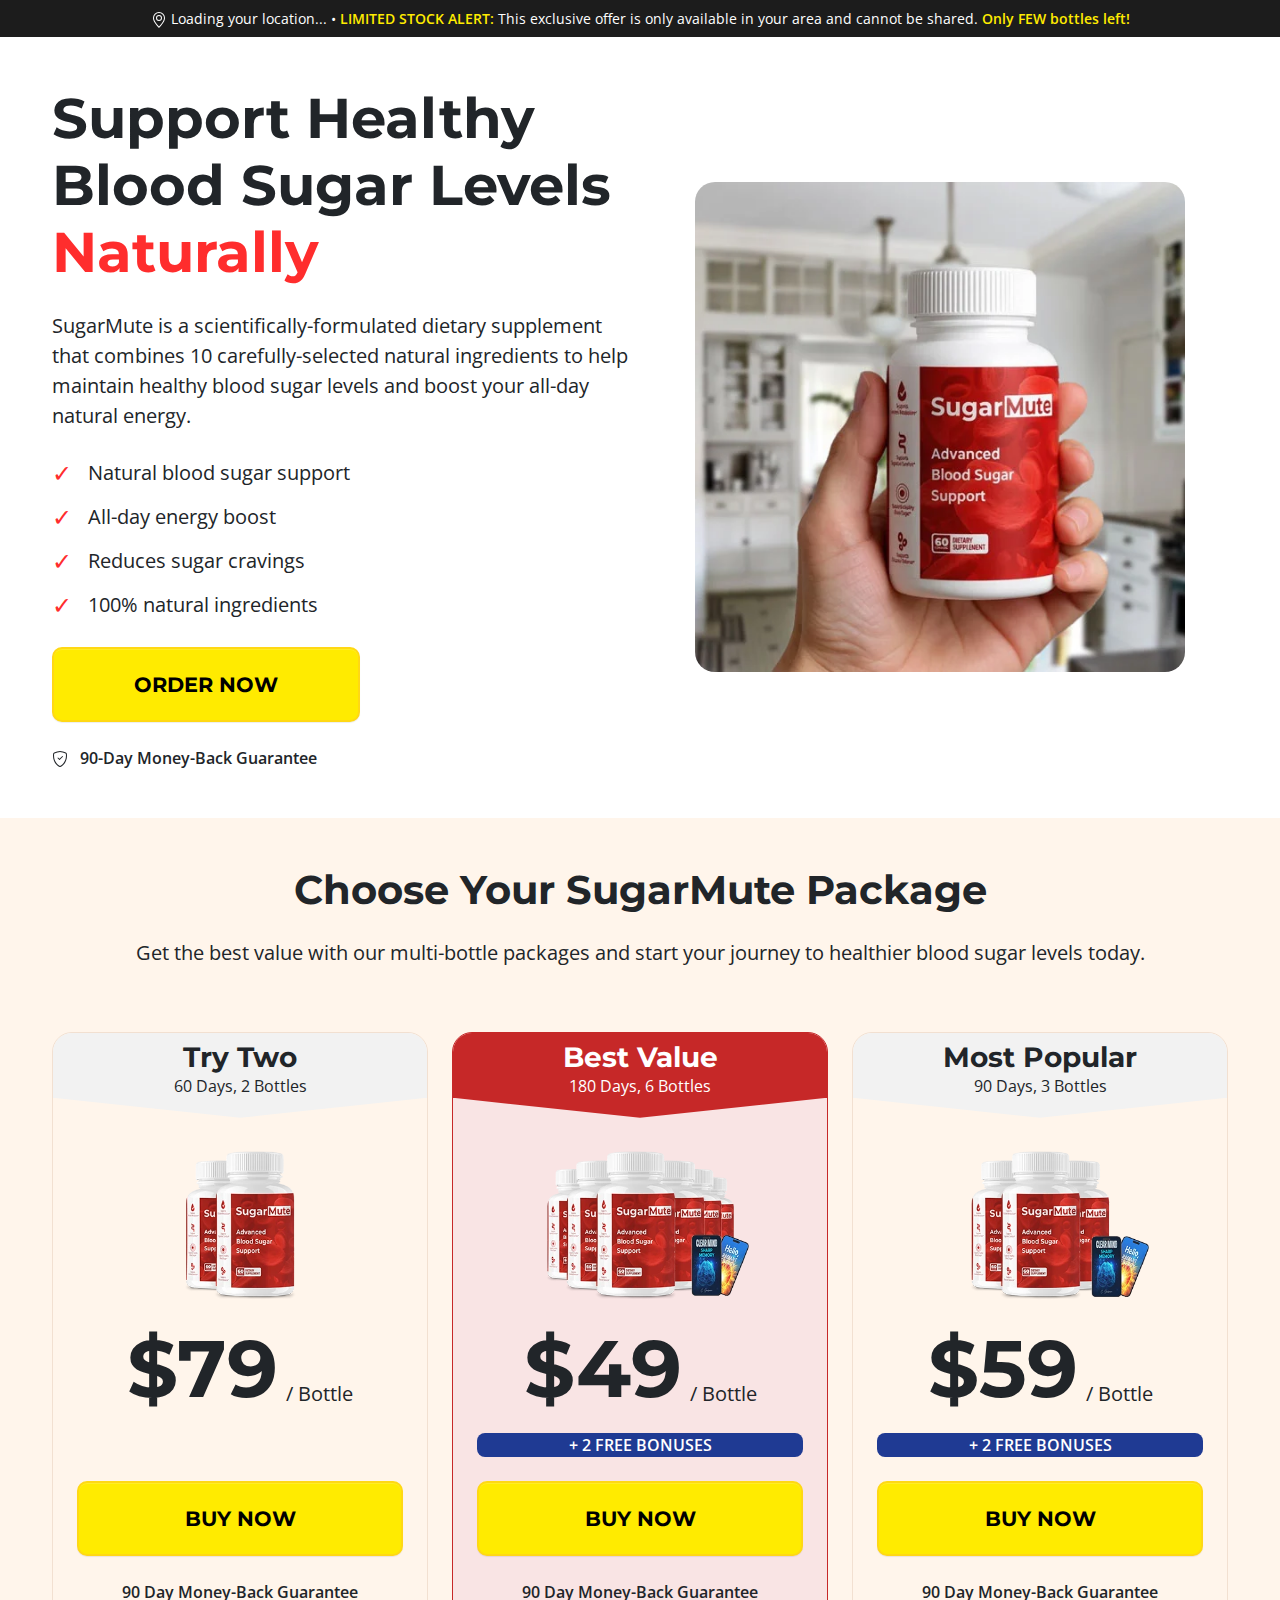
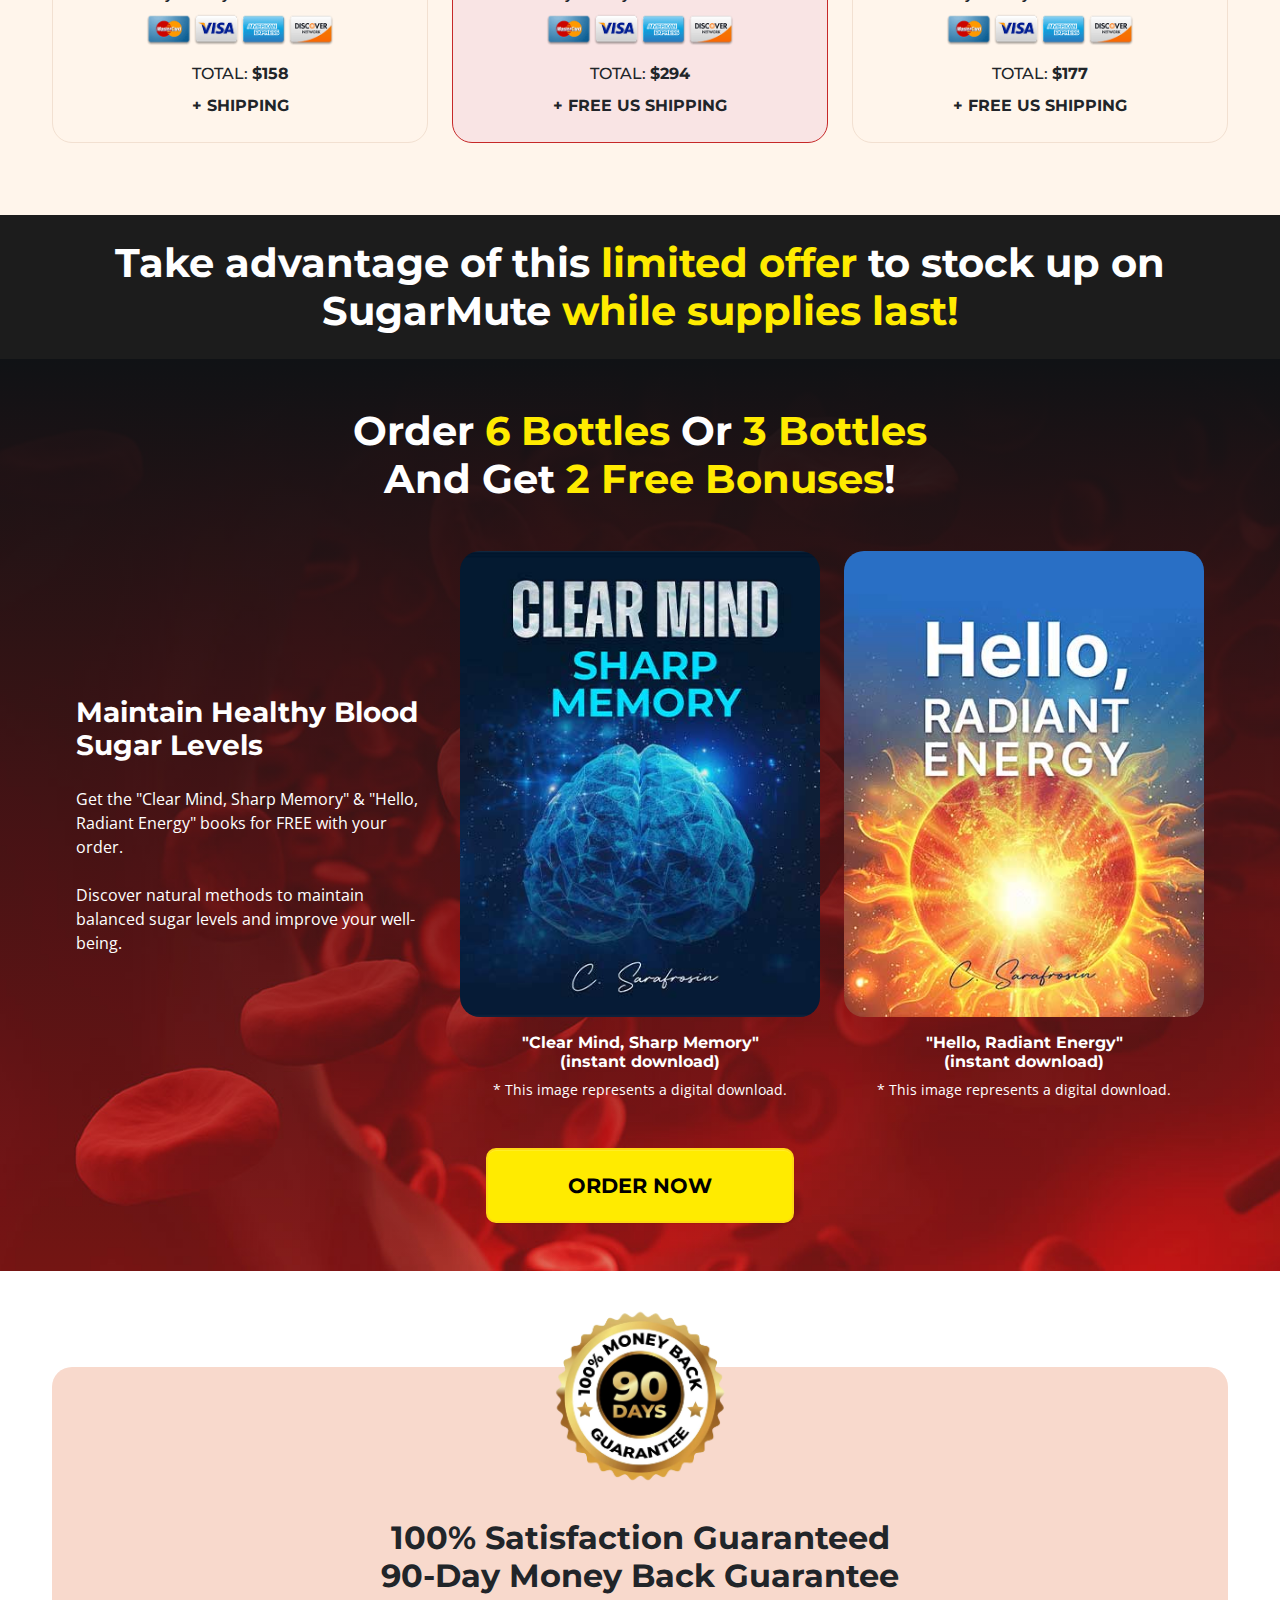
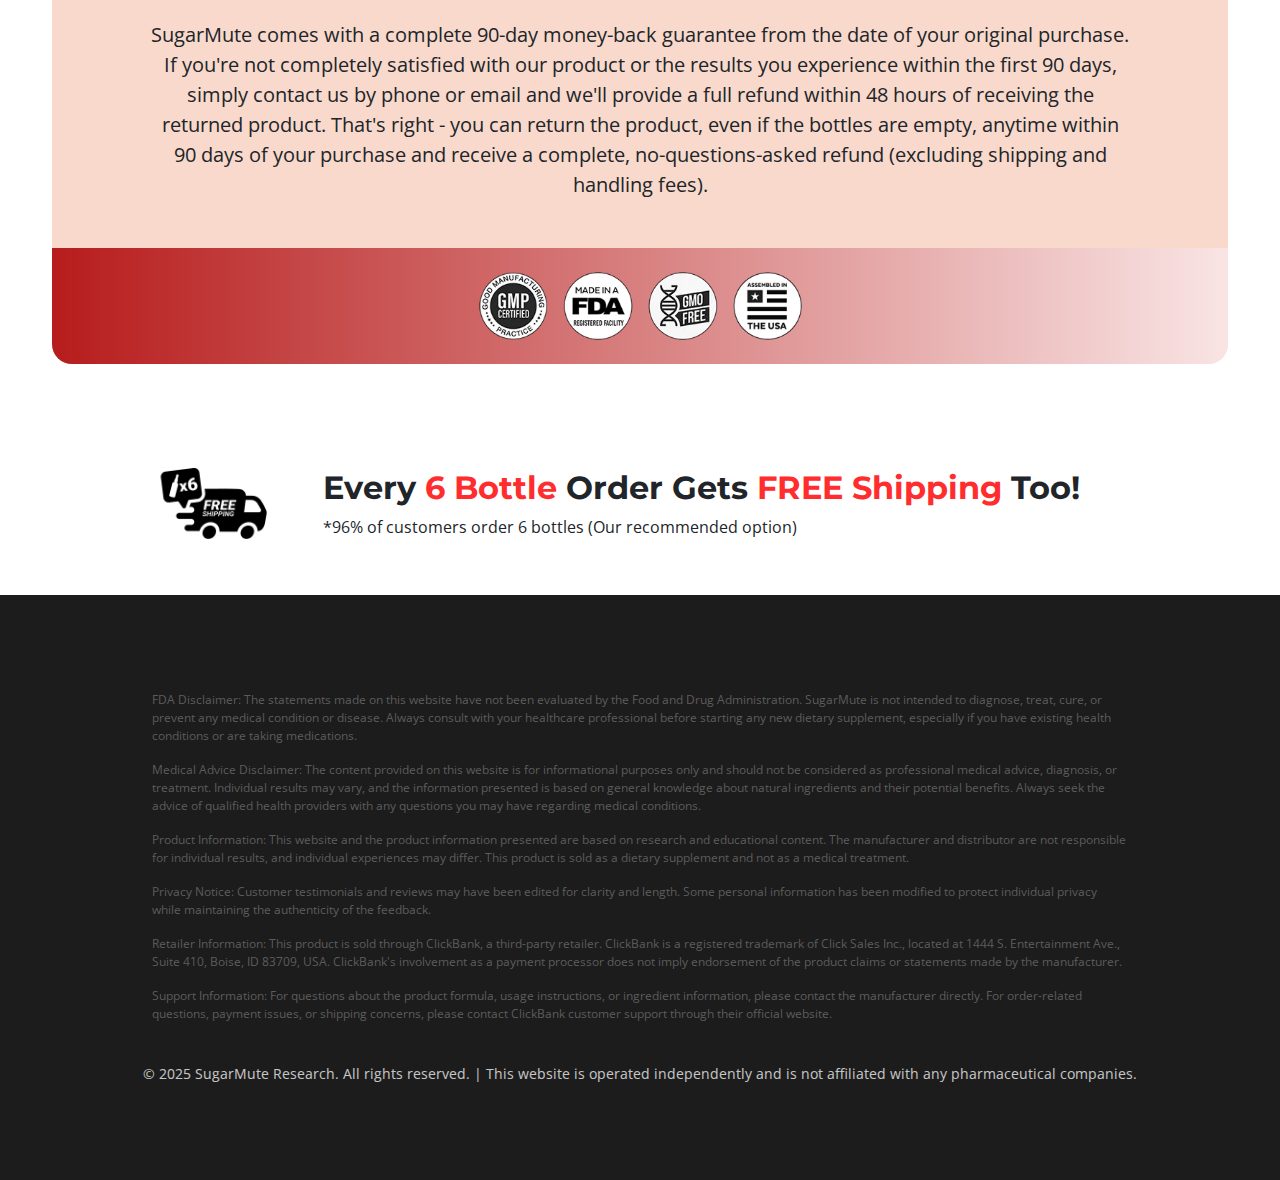
<file: sugarmute.html>
<!DOCTYPE html>
<html lang="en">
<head>
    <meta charset="UTF-8">
    <meta name="viewport" content="width=device-width, initial-scale=1.0">
    <title>SugarMute | Support Healthy Blood Sugar Naturally</title>
    <meta name="description" content="Discover how SugarMute can help you maintain healthy blood sugar levels with 100% natural ingredients. 90-day money-back guarantee.">
    

    <link rel="icon" type="image/png" href="images/favicon-96x96.png" sizes="96x96">
    <link rel="icon" type="image/svg+xml" href="images/favicon.svg">
    <link rel="shortcut icon" href="images/favicon.ico">
    <link rel="apple-touch-icon" sizes="180x180" href="images/apple-touch-icon.png">
    

    <link rel="stylesheet" href="css/style.css">


<script async src="https://www.googletagmanager.com/gtag/js?id=AW-321447430"></script>
<script>
  window.dataLayer = window.dataLayer || [];
  function gtag(){dataLayer.push(arguments);}
  gtag('js', new Date());

  gtag('config', 'AW-321447430');
</script>


<script>
    gtag('event', 'conversion', {
        'send_to': 'AW-321447430/-n7aCJWdiKYbEIbMo5kB',
        'value': 1.0,
        'currency': 'BRL'
    });
  </script>
  
  <!-- Event snippet for Compra - Sugarmute (1) conversion page -->
<script>
    gtag('event', 'conversion', {
        'send_to': 'AW-321447430/RmjkCJKdiKYbEIbMo5kB',
        'value': 800.0,
        'currency': 'BRL',
        'transaction_id': ''
    });
  </script>
  
    
</head>
<body data-disable-user-interaction="">

    <section style="display: none;">
        <div id="sitelink-1"></div>
        <div id="sitelink-2"></div>
        <div id="sitelink-3"></div>
        <div id="sitelink-4"></div>
        <div id="sitelink-5"></div>
        <div id="sitelink-6"></div>
        <div id="sitelink-7"></div>
        <div id="sitelink-8"></div>
        <div id="sitelink-9"></div>
        <div id="sitelink-10"></div>
    </section>

    <section class="bg-secondary-new py-2">
        <div class="container">
            <div class="row">
                <div class="col-12 text-center">
                    <p class="mb-0 text-white-new small">
                        <span id="user-location">
                            <svg xmlns="http://www.w3.org/2000/svg" width="16" height="16" fill="currentColor" class="bi bi-geo-alt me-1" viewBox="0 0 16 16">
                                <path d="M12.166 8.94c-.524 1.062-1.234 2.12-1.96 3.07A32 32 0 0 1 8 14.58a32 32 0 0 1-2.206-2.57c-.726-.95-1.436-2.008-1.96-3.07C3.304 7.867 3 6.862 3 6a5 5 0 0 1 10 0c0 .862-.305 1.867-.834 2.94M8 16s6-5.686 6-10A6 6 0 0 0 2 6c0 4.314 6 10 6 10"/>
                                <path d="M8 8a2 2 0 1 1 0-4 2 2 0 0 1 0 4m0 1a3 3 0 1 0 0-6 3 3 0 0 0 0 6"/>
                            </svg>
                            Loading your location...
                        </span> • 
                        <span class="text-lighter-blue fw-bold">LIMITED STOCK ALERT:</span> 
                        This exclusive offer is only available in your area and cannot be shared. 
                        <span class="text-lighter-blue fw-bold">Only FEW bottles left!</span>
                    </p>
                </div>
            </div>
        </div>
    </section>


    <section class="py-5">
        <div class="container">
            <div class="row align-items-center">

                <div class="col-12 d-lg-none">
                    <div class="text-center">
                        <h1 class="display-4 mb-4 text-dark">
                            Support Healthy Blood Sugar Levels <span class="text-dark-blue">Naturally</span>
                        </h1>
                        
                        <div class="mb-4">
                            <picture>
                                <source srcset="images/sugarmute-pod-landscape.webp" type="image/webp">
                                <img src="images/sugarmute-pod.jpg" alt="SugarMute Product" class="img-fluid rounded-20" width="490" height="372">
                            </picture>
                        </div>
                        
                        <p class="fs-5 mb-4 text-dark">
                            SugarMute is a scientifically-formulated dietary supplement that combines 10 carefully-selected natural ingredients to help maintain healthy blood sugar levels and boost your all-day natural energy.
                        </p>
                        
                        <div class="mb-4">
                            <div class="d-flex align-items-center mb-2">
                                <span class="text-dark-blue me-3 fs-4">✓</span>
                                <span class="fs-5">Natural blood sugar support</span>
                            </div>
                            <div class="d-flex align-items-center mb-2">
                                <span class="text-dark-blue me-3 fs-4">✓</span>
                                <span class="fs-5">All-day energy boost</span>
                            </div>
                            <div class="d-flex align-items-center mb-2">
                                <span class="text-dark-blue me-3 fs-4">✓</span>
                                <span class="fs-5">Reduces sugar cravings</span>
                            </div>
                            <div class="d-flex align-items-center mb-2">
                                <span class="text-dark-blue me-3 fs-4">✓</span>
                                <span class="fs-5">100% natural ingredients</span>
                            </div>
                        </div>
                        

                        <div class="mb-4">
                            <a href="#pricing" class="btn-new btn-primary-new d-inline-block">
                                ORDER NOW
                            </a>
                        </div>
                        
                        <div class="text-dark">
                            <p class="mb-0 fw-bold">
                                <svg xmlns="http://www.w3.org/2000/svg" width="16" height="16" fill="currentColor" class="bi bi-shield-check me-2" viewBox="0 0 16 16">
                                    <path d="M5.338 1.59a61 61 0 0 0-2.837.856.48.48 0 0 0-.328.39c-.554 4.157.726 7.19 2.253 9.188a10.7 10.7 0 0 0 2.287 2.233c.346.244.652.42.893.533q.18.085.293.118a1 1 0 0 0 .101.025 1 1 0 0 0 .1-.025q.114-.034.294-.118c.24-.113.547-.29.893-.533a10.7 10.7 0 0 0 2.287-2.233c1.527-1.997 2.807-5.031 2.253-9.188a.48.48 0 0 0-.328-.39c-.651-.213-1.75-.56-2.837-.855C9.552 1.29 8.531 1.067 8 1.067c-.53 0-1.552.223-2.662.524zM5.072.56C6.157.265 7.31 0 8 0s1.843.265 2.928.56c1.11.3 2.229.655 2.887.87a1.54 1.54 0 0 1 1.044 1.262c.596 4.477-.787 7.795-2.465 9.99a11.8 11.8 0 0 1-2.517 2.453 7 7 0 0 1-1.048.625c-.28.132-.581.24-.829.24s-.548-.108-.829-.24a7 7 0 0 1-1.048-.625 11.8 11.8 0 0 1-2.517-2.453C1.928 10.487.545 7.169 1.141 2.692A1.54 1.54 0 0 1 2.185 1.43 63 63 0 0 1 5.072.56"/>
                                    <path d="M10.854 5.146a.5.5 0 0 1 0 .708l-3 3a.5.5 0 0 1-.708 0l-1.5-1.5a.5.5 0 1 1 .708-.708L7.5 7.793l2.646-2.647a.5.5 0 0 1 .708 0"/>
                                </svg>
                                90-Day Money-Back Guarantee
                            </p>
                        </div>
                    </div>
                </div>
                
                <div class="col-12 col-lg-6 mb-4 mb-lg-0 d-none d-lg-block">
                    <div class="text-center text-lg-start">
                        <h1 class="display-4 mb-4 text-dark">
                            Support Healthy Blood Sugar Levels <span class="text-dark-blue">Naturally</span>
                        </h1>
                        <p class="fs-5 mb-4 text-dark">
                            SugarMute is a scientifically-formulated dietary supplement that combines 10 carefully-selected natural ingredients to help maintain healthy blood sugar levels and boost your all-day natural energy.
                        </p>
                        
                        <div class="mb-4">
                            <div class="d-flex align-items-center mb-2">
                                <span class="text-dark-blue me-3 fs-4">✓</span>
                                <span class="fs-5">Natural blood sugar support</span>
                            </div>
                            <div class="d-flex align-items-center mb-2">
                                <span class="text-dark-blue me-3 fs-4">✓</span>
                                <span class="fs-5">All-day energy boost</span>
                            </div>
                            <div class="d-flex align-items-center mb-2">
                                <span class="text-dark-blue me-3 fs-4">✓</span>
                                <span class="fs-5">Reduces sugar cravings</span>
                            </div>
                            <div class="d-flex align-items-center mb-2">
                                <span class="text-dark-blue me-3 fs-4">✓</span>
                                <span class="fs-5">100% natural ingredients</span>
                            </div>
                        </div>
                        
  
                        <div class="mb-4">
                            <a href="#pricing" class="btn-new btn-primary-new d-inline-block">
                                ORDER NOW
                            </a>
                        </div>
                        

                        <div class="text-dark">
                            <p class="mb-0 fw-bold">
                                <svg xmlns="http://www.w3.org/2000/svg" width="16" height="16" fill="currentColor" class="bi bi-shield-check me-2" viewBox="0 0 16 16">
                                    <path d="M5.338 1.59a61 61 0 0 0-2.837.856.48.48 0 0 0-.328.39c-.554 4.157.726 7.19 2.253 9.188a10.7 10.7 0 0 0 2.287 2.233c.346.244.652.42.893.533q.18.085.293.118a1 1 0 0 0 .101.025 1 1 0 0 0 .1-.025q.114-.034.294-.118c.24-.113.547-.29.893-.533a10.7 10.7 0 0 0 2.287-2.233c1.527-1.997 2.807-5.031 2.253-9.188a.48.48 0 0 0-.328-.39c-.651-.213-1.75-.56-2.837-.855C9.552 1.29 8.531 1.067 8 1.067c-.53 0-1.552.223-2.662.524zM5.072.56C6.157.265 7.31 0 8 0s1.843.265 2.928.56c1.11.3 2.229.655 2.887.87a1.54 1.54 0 0 1 1.044 1.262c.596 4.477-.787 7.795-2.465 9.99a11.8 11.8 0 0 1-2.517 2.453 7 7 0 0 1-1.048.625c-.28.132-.581.24-.829.24s-.548-.108-.829-.24a7 7 0 0 1-1.048-.625 11.8 11.8 0 0 1-2.517-2.453C1.928 10.487.545 7.169 1.141 2.692A1.54 1.54 0 0 1 2.185 1.43 63 63 0 0 1 5.072.56"/>
                                    <path d="M10.854 5.146a.5.5 0 0 1 0 .708l-3 3a.5.5 0 0 1-.708 0l-1.5-1.5a.5.5 0 1 1 .708-.708L7.5 7.793l2.646-2.647a.5.5 0 0 1 .708 0"/>
                                </svg>
                                90-Day Money-Back Guarantee
                            </p>
                        </div>
                    </div>
                </div>
                
                <div class="col-12 col-lg-6 text-center d-none d-lg-block">
                    <picture>
                        <source media="(min-width: 992px)" srcset="images/sugarmute-pod.webp" type="image/webp">
                        <source srcset="images/sugarmute-pod-landscape.webp" type="image/webp">
                        <img src="images/sugarmute-pod.jpg" alt="SugarMute Product" class="img-fluid rounded-20" width="490" height="372">
                    </picture>
                </div>
            </div>
        </div>
    </section>


    <section id="pricing" class="py-5 bg-light">
        <div class="container">
            <div class="row">
                <div class="col-12 text-center mb-5">
                    <h2 class="display-6 mb-4">Choose Your SugarMute Package</h2>
                    <p class="fs-5">Get the best value with our multi-bottle packages and start your journey to healthier blood sugar levels today.</p>
                </div>
            </div>
            <div class="row justify-content-center">
                <div class="col-12 col-md-6 col-lg-4 mb-4">
                    <div class="rounded-20 border-green-light overflow-hidden h-100">
                        <div class="pt-2 bg-light-custom-third v-mask-down-pricebox text-center">
                            <h3 class="mb-0 text-dark">Try Two</h3>
                            <p class="mb-0">60 Days, 2 Bottles</p>
                        </div>
                        <div class="p-3 p-md-4">
                            <div class="text-center">
                                <div class="col-8 mx-auto mt-2 py-3">
                                    <picture>
                                        <source srcset="images/PRODx2-500px.webp" type="image/webp">
                                        <img src="images/PRODx2-500px.png" alt="SugarMute 2 Bottles" class="img-fluid" width="360" height="256" loading="lazy">
                                    </picture>
                                </div>
                            </div>
                            <div class="text-center">
                                <div class="d-flex justify-content-center align-items-end mb-3">
                                    <h4 class="display-1 text-dark-black mb-0">$79</h4>
                                    <div class="ms-2 pb-2">
                                        <span class="d-block fs-5 text-end"> / Bottle</span>
                                    </div>
                                </div>
                                <p class="opacity-0 mb-4">No bonuses</p>
                                <div class="mb-4">
                                    <a class="cta addToCart btn-new btn-primary-new d-block px-0" data-sku="SGM02" data-price="158" href="https://hop.clickbank.net/?affiliate=lochayde&vendor=sugarmute&pid=pre1" target="_blank">Buy Now</a>
                                </div>
                                <p class="fw-bold mb-2">90 Day Money-Back Guarantee</p>
                                <div class="col-7 mx-auto mb-3">
                                    <picture>
                                        <source srcset="images/cards.webp" type="image/webp">
                                        <img src="images/cards.png" alt="Card" class="img-fluid" width="375" height="65" loading="lazy">
                                    </picture>
                                </div>
                                <p class="mb-2 font-second">TOTAL: <span class="fw-bold">$158</span></p>
                                <p class="fw-bold mb-0 font-second">+ SHIPPING</p>
                            </div>
                        </div>
                    </div>
                </div>

                <div class="col-12 col-md-6 col-lg-4 mb-4">
                    <div class="rounded-20 border-secondary bg-light-second overflow-hidden h-100">
                        <div class="pt-2 bg-secondary v-mask-down-pricebox text-center">
                            <h3 class="mb-0 text-dark text-white">Best Value</h3>
                            <p class="mb-0 text-white">180 Days, 6 Bottles</p>
                        </div>
                        <div class="p-3 p-md-4">
                            <div class="text-center">
                                <div class="col-8 mx-auto mt-2 py-3">
                                    <picture>
                                        <source srcset="images/PRODx6-500px.webp" type="image/webp">
                                        <img src="images/PRODx6-500px.png" alt="SugarMute 6 Bottles" class="img-fluid" width="360" height="256" loading="lazy">
                                    </picture>
                                </div>
                            </div>
                            <div class="text-center">
                                <div class="d-flex justify-content-center align-items-end mb-3">
                                    <h4 class="display-1 text-dark-black mb-0">$49</h4>
                                    <div class="ms-2 pb-2">
                                        <span class="d-block fs-5 text-end"> / Bottle</span>
                                    </div>
                                </div>
                                <p class="price-box-o-bonus mb-4 fw-bold">+ 2 FREE BONUSES</p>
                                <div class="mb-4">
                                    <a class="cta addToCart btn-new btn-primary-new d-block px-0 animation-new pulsing" data-sku="SGM06" data-price="294" href="https://hop.clickbank.net/?affiliate=lochayde&vendor=sugarmute&pid=pre1" target="_blank">Buy Now</a>
                                </div>
                                <p class="fw-bold mb-2">90 Day Money-Back Guarantee</p>
                                <div class="col-7 mx-auto mb-3">
                                    <picture>
                                        <source srcset="images/cards.webp" type="image/webp">
                                        <img src="images/cards.png" alt="Card" class="img-fluid" width="375" height="65" loading="lazy">
                                    </picture>
                                </div>
                                <p class="mb-2 font-second">TOTAL: <span class="fw-bold">$294</span></p>
                                <p class="fw-bold mb-0 font-second">+ FREE US SHIPPING</p>
                            </div>
                        </div>
                    </div>
                </div>

                <div class="col-12 col-md-6 col-lg-4 mb-4">
                    <div class="rounded-20 border-green-light overflow-hidden h-100">
                        <div class="pt-2 bg-light-custom-third v-mask-down-pricebox text-center">
                            <h3 class="mb-0 text-dark">Most Popular</h3>
                            <p class="mb-0">90 Days, 3 Bottles</p>
                        </div>
                        <div class="p-3 p-md-4">
                            <div class="text-center">
                                <div class="col-8 mx-auto mt-2 py-3">
                                    <picture>
                                        <source srcset="images/PRODx3-500px.webp" type="image/webp">
                                        <img src="images/PRODx3-500px.png" alt="SugarMute 3 Bottles" class="img-fluid" width="360" height="256" loading="lazy">
                                    </picture>
                                </div>
                            </div>
                            <div class="text-center">
                                <div class="d-flex justify-content-center align-items-end mb-3">
                                    <h4 class="display-1 text-dark-black mb-0">$59</h4>
                                    <div class="ms-2 pb-2">
                                        <span class="d-block fs-5 text-end"> / Bottle</span>
                                    </div>
                                </div>
                                <p class="price-box-o-bonus-2 mb-4 fw-bold">+ 2 FREE BONUSES</p>
                                <div class="mb-4">
                                    <a class="cta addToCart btn-new btn-primary-new d-block px-0" data-sku="SGM03" data-price="177" href="https://hop.clickbank.net/?affiliate=lochayde&vendor=sugarmute&pid=pre1" target="_blank">Buy Now</a>
                                </div>
                                <p class="fw-bold mb-2">90 Day Money-Back Guarantee</p>
                                <div class="col-7 mx-auto mb-3">
                                    <picture>
                                        <source srcset="images/cards.webp" type="image/webp">
                                        <img src="images/cards.png" alt="Card" class="img-fluid" width="375" height="65" loading="lazy">
                                    </picture>
                                </div>
                                <p class="mb-2 font-second">TOTAL: <span class="fw-bold">$177</span></p>
                                <p class="fw-bold mb-0 font-second">+ FREE US SHIPPING</p>
                            </div>
                        </div>
                    </div>
                </div>
            </div>
        </div>
    </section>


    <section class="py-4 bg-secondary-new">
        <div class="container">
            <div class="row">
                <div class="col-12 text-center">
                    <h2 class="display-6 mb-0 text-white-new">
                        Take advantage of this <span class="text-lighter-blue">limited offer</span> to stock up on<br class="d-none d-xl-block">
                        SugarMute <span class="text-lighter-blue">while supplies last!</span>
                    </h2>
                </div>
            </div>
        </div>
    </section>


    <section class="py-5 bg-pattern bg-top-overlay-100">
        <div class="container position-relative z-1">
            <div class="row align-items-center px-2 px-md-4 justify-content-center">
                <div class="col-12 col-md-10 mb-4 mb-lg-5">
                    <h2 class="display-6 text-center mb-0 text-white flex-1">Order <span class="text-lighter-blue">6 Bottles</span> Or <span class="text-lighter-blue">3 Bottles</span> <br class="d-none d-sm-block"> And Get <span class="text-lighter-blue">2 Free Bonuses</span>!</h2>
                </div>
                <div class="col-12 col-md-12 col-lg-4 text-white text-center text-lg-start">
                    <h3 class="text-white fs-3 mb-3 fw-bold">Maintain Healthy Blood Sugar Levels</h3>
                    <p class="pt-lg-2">Get the "Clear Mind, Sharp Memory" & "Hello, Radiant Energy" books for FREE with your order.</p>
                    <p class="pb-0 mb-5 mb-lg-0 pt-lg-2">Discover natural methods to maintain balanced sugar levels and improve your well-being.</p>
                </div>
                <div class="col-12 col-md-6 col-lg-4 text-center pb-3 pb-md-0 mb-3 mb-md-0">
                    <div class="white-box"><img class="img-fluid mb-3 rounded-20" src="images/cover1.jpg" loading="lazy">
                        <h4 class="text-white fs-6">"Clear Mind, Sharp Memory"<br>(instant download)</h4>
                        <p class="small mb-0 text-white">* This image represents a digital download.</p>
                    </div>
                </div>
                <div class="col-12 col-md-6 col-lg-4 pb-3 pb-md-0 text-center">
                    <div class="white-box"><img class="img-fluid mb-3 rounded-20" src="images/cover2.jpg" loading="lazy">
                        <h4 class="text-white fs-6">"Hello, Radiant Energy"<br>(instant download)</h4>
                        <p class="small mb-0 text-white">* This image represents a digital download.</p>
                    </div>
                </div>
                <div class="col-12 col-sm-10 col-md-8 mx-auto mt-4 mt-md-5">
                    <div class="text-center"><a href="#pricing" class="btn-new btn-primary-new d-block d-sm-inline-block">Order Now</a></div>
                </div>
            </div>
        </div>
    </section>


    <section class="py-5 my-5">
        <div class="container">
            <div class="row">
                <div class="col-12">
                    <div class="bg-light-third rounded-20">
                        <div class="col-4 col-sm-3 col-xl-2 mx-auto">
                            <picture>
                                <source srcset="images/guarantee_badge.webp" type="image/webp">
                                <img src="images/guarantee_badge.png" alt="Guarantee badge" class="img-fluid money-back-badge" width="246" height="246" loading="lazy">
                            </picture>
                        </div>
                        <div class="col-10 mx-auto mb-5 mt-4 text-center">
                            <h2 class="mb-4">100% Satisfaction Guaranteed<br>90-Day Money Back Guarantee</h2>
                            <p class="fs-5">SugarMute comes with a complete 90-day money-back guarantee from the date of your original purchase. If you're not completely satisfied with our product or the results you experience within the first 90 days, simply contact us by phone or email and we'll provide a full refund within 48 hours of receiving the returned product. That's right - you can return the product, even if the bottles are empty, anytime within 90 days of your purchase and receive a complete, no-questions-asked refund (excluding shipping and handling fees).</p>
                        </div>
                        <div class="bg-gradient-new-dark rounded-b-20">
                            <div class="col-10 mx-auto text-center">
                                <picture>
                                    <source srcset="images/certifications.webp" type="image/webp">
                                    <img src="images/certifications.png" alt="certifications" class="img-fluid py-4" width="323" height="69" loading="lazy">
                                </picture>
                            </div>
                        </div>
                    </div>
                </div>
            </div>
        </div>
    </section>


    <section class="my-5 mx-12">
        <div class="container px-sm-5">
            <div class="row align-items-center justify-content-center">
                <div class="col-sm-3 col-md-2 text-center">
                    <picture>
                        <source srcset="images/van.webp" type="image/webp">
                        <img src="images/van.png" alt="free shipping" class="img-fluid py-2 mb-3 mb-sm-0" width="140" height="70" loading="lazy">
                    </picture>
                </div>
                <div class="col-sm-9 text-center text-sm-start">
                    <h2 class="text-dark-black">Every <span class="text-dark-blue">6 Bottle</span> Order Gets <span class="text-dark-blue">FREE Shipping</span> Too!</h2>
                    <p class="mb-0">*96% of customers order 6 bottles (Our recommended option)</p>
                </div>
            </div>
        </div>
    </section>


    <footer class="bg-secondary-new py-md-5">
        <div class="container text-white-new py-5">
            <div class="row bg-disclaimer">
                <div class="col-md-10 mx-auto" style="color: #8787879c;">
                    <p class="fw-light reference-text"><strong>FDA Disclaimer:</strong> The statements made on this website have not been evaluated by the Food and Drug Administration. SugarMute is not intended to diagnose, treat, cure, or prevent any medical condition or disease. Always consult with your healthcare professional before starting any new dietary supplement, especially if you have existing health conditions or are taking medications.</p>
                    
                    <p class="fw-light reference-text"><strong>Medical Advice Disclaimer:</strong> The content provided on this website is for informational purposes only and should not be considered as professional medical advice, diagnosis, or treatment. Individual results may vary, and the information presented is based on general knowledge about natural ingredients and their potential benefits. Always seek the advice of qualified health providers with any questions you may have regarding medical conditions.</p>
                    
                    <p class="fw-light reference-text"><strong>Product Information:</strong> This website and the product information presented are based on research and educational content. The manufacturer and distributor are not responsible for individual results, and individual experiences may differ. This product is sold as a dietary supplement and not as a medical treatment.</p>
                    
                    <p class="fw-light reference-text"><strong>Privacy Notice:</strong> Customer testimonials and reviews may have been edited for clarity and length. Some personal information has been modified to protect individual privacy while maintaining the authenticity of the feedback.</p>
                    
                    <p class="fw-light reference-text"><strong>Retailer Information:</strong> This product is sold through ClickBank, a third-party retailer. ClickBank is a registered trademark of Click Sales Inc., located at 1444 S. Entertainment Ave., Suite 410, Boise, ID 83709, USA. ClickBank's involvement as a payment processor does not imply endorsement of the product claims or statements made by the manufacturer.</p>
                    
                    <p class="fw-light reference-text"><strong>Support Information:</strong> For questions about the product formula, usage instructions, or ingredient information, please contact the manufacturer directly. For order-related questions, payment issues, or shipping concerns, please contact ClickBank customer support through their official website.</p>
                </div>
            </div>
            <p class="text-white-new opacity-75 mb-0 small text-center mt-4">© 2025 SugarMute Research. All rights reserved. | This website is operated independently and is not affiliated with any pharmaceutical companies.</p>
        </div>
    </footer>



    <script src="https://ajax.googleapis.com/ajax/libs/jquery/3.5.1/jquery.min.js"></script>
    
    <script>
        $.get("https://ipinfo.io/json", function(response) {
           
            const locationElement = document.getElementById('user-location');
            const iconHtml = locationElement.querySelector('svg').outerHTML;
            locationElement.innerHTML = iconHtml + response.city;
        }, "jsonp");
    </script>

</body>
</html>
</file>
<file: css/style.css>
@charset "UTF-8";@font-face{font-display:swap;font-family:Montserrat;font-weight:500;src:url(../fonts/Montserrat-Medium.woff2) format("woff2"),url(../fonts/Montserrat-Medium.woff) format("woff")}@font-face{font-display:swap;font-family:Montserrat;font-weight:600;src:url(../fonts/Montserrat-SemiBold.woff2) format("woff2"),url(../fonts/Montserrat-SemiBold.woff) format("woff")}@font-face{font-display:swap;font-family:Montserrat;font-weight:700;src:url(../fonts/Montserrat-Bold.woff2) format("woff2"),url(../fonts/Montserrat-Bold.woff) format("woff")}@font-face{font-display:swap;font-family:OpenSans;font-style:normal;font-weight:400;src:url(../fonts/OpenSans-Regular.woff2) format("woff2"),url(../fonts/OpenSans-Regular.woff) format("woff")}@font-face{font-display:swap;font-family:OpenSans;font-style:italic;font-weight:400;src:url(../fonts/OpenSans-Italic.woff2) format("woff2"),url(../fonts/OpenSans-Italic.woff) format("woff")}@font-face{font-display:swap;font-family:OpenSans;font-style:normal;font-weight:500;src:url(../fonts/OpenSans-SemiBold.woff2) format("woff2"),url(../fonts/OpenSans-SemiBold.woff) format("woff")}@font-face{font-display:swap;font-family:OpenSans;font-style:italic;font-weight:500;src:url(../fonts/OpenSans-SemiBoldItalic.woff2) format("woff2"),url(../fonts/OpenSans-SemiBoldItalic.woff) format("woff")}
/*!
 * Bootstrap  v5.3.3 (https://getbootstrap.com/)
 * Copyright 2011-2024 The Bootstrap Authors
 * Licensed under MIT (https://github.com/twbs/bootstrap/blob/main/LICENSE)
 */:root,[data-bs-theme=light]{--bs-blue:#0d6efd;--bs-indigo:#6610f2;--bs-purple:#6f42c1;--bs-pink:#d63384;--bs-red:#dc3545;--bs-orange:#fd7e14;--bs-yellow:#ffc107;--bs-green:#198754;--bs-teal:#20c997;--bs-cyan:#0dcaf0;--bs-black:#000;--bs-white:#fff;--bs-gray:#6c757d;--bs-gray-dark:#343a40;--bs-gray-100:#f8f9fa;--bs-gray-200:#e9ecef;--bs-gray-300:#dee2e6;--bs-gray-400:#ced4da;--bs-gray-500:#adb5bd;--bs-gray-600:#6c757d;--bs-gray-700:#495057;--bs-gray-800:#343a40;--bs-gray-900:#212529;--bs-primary:#1c1c1c;--bs-secondary:#c62828;--bs-success:#198754;--bs-info:#0dcaf0;--bs-warning:#ffc107;--bs-danger:#dc3545;--bs-light:#fff5eb;--bs-dark:#212529;--bs-third:#1c1c1c;--bs-custom-light:#f9e4e4;--bs-custom-light-second:#f8d9cc;--bs-custom-light-third:#f2f2f2;--bs-custom-light-red:#b71c1c;--bs-custom-light-blue:#1dad90;--bs-custom-red:#b71c1c;--bs-accordion-bg:#ededf2;--bs-primary-rgb:28,28,28;--bs-secondary-rgb:198,40,40;--bs-success-rgb:25,135,84;--bs-info-rgb:13,202,240;--bs-warning-rgb:255,193,7;--bs-danger-rgb:220,53,69;--bs-light-rgb:255,245,235;--bs-dark-rgb:33,37,41;--bs-third-rgb:28,28,28;--bs-custom-light-rgb:249,228,228;--bs-custom-light-second-rgb:248,217,204;--bs-custom-light-third-rgb:242,242,242;--bs-custom-light-red-rgb:183,28,28;--bs-custom-light-blue-rgb:29,173,144;--bs-custom-red-rgb:183,28,28;--bs-accordion-bg-rgb:237,237,242;--bs-primary-text-emphasis:#0b0b0b;--bs-secondary-text-emphasis:#4f1010;--bs-success-text-emphasis:#0a3622;--bs-info-text-emphasis:#055160;--bs-warning-text-emphasis:#664d03;--bs-danger-text-emphasis:#58151c;--bs-light-text-emphasis:#495057;--bs-dark-text-emphasis:#495057;--bs-primary-bg-subtle:#d2d2d2;--bs-secondary-bg-subtle:#f4d4d4;--bs-success-bg-subtle:#d1e7dd;--bs-info-bg-subtle:#cff4fc;--bs-warning-bg-subtle:#fff3cd;--bs-danger-bg-subtle:#f8d7da;--bs-light-bg-subtle:#fcfcfd;--bs-dark-bg-subtle:#ced4da;--bs-primary-border-subtle:#a4a4a4;--bs-secondary-border-subtle:#e8a9a9;--bs-success-border-subtle:#a3cfbb;--bs-info-border-subtle:#9eeaf9;--bs-warning-border-subtle:#ffe69c;--bs-danger-border-subtle:#f1aeb5;--bs-light-border-subtle:#e9ecef;--bs-dark-border-subtle:#adb5bd;--bs-white-rgb:255,255,255;--bs-black-rgb:0,0,0;--bs-font-sans-serif:system-ui,-apple-system,"Segoe UI",Roboto,"Helvetica Neue","Noto Sans","Liberation Sans",Arial,sans-serif,"Apple Color Emoji","Segoe UI Emoji","Segoe UI Symbol","Noto Color Emoji";--bs-font-monospace:SFMono-Regular,Menlo,Monaco,Consolas,"Liberation Mono","Courier New",monospace;--bs-gradient:linear-gradient(180deg,hsla(0,0%,100%,.15),hsla(0,0%,100%,0));--bs-body-font-family:"OpenSans",sans-serif;--bs-body-font-size:1rem;--bs-body-font-weight:400;--bs-body-line-height:1.5;--bs-body-color:#212529;--bs-body-color-rgb:33,37,41;--bs-body-bg:#fff;--bs-body-bg-rgb:255,255,255;--bs-emphasis-color:#000;--bs-emphasis-color-rgb:0,0,0;--bs-secondary-color:rgba(33,37,41,.75);--bs-secondary-color-rgb:33,37,41;--bs-secondary-bg:#e9ecef;--bs-secondary-bg-rgb:233,236,239;--bs-tertiary-color:rgba(33,37,41,.5);--bs-tertiary-color-rgb:33,37,41;--bs-tertiary-bg:#f8f9fa;--bs-tertiary-bg-rgb:248,249,250;--bs-heading-color:inherit;--bs-link-color:#1c1c1c;--bs-link-color-rgb:28,28,28;--bs-link-decoration:underline;--bs-link-hover-color:#161616;--bs-link-hover-color-rgb:22,22,22;--bs-code-color:#d63384;--bs-highlight-color:#212529;--bs-highlight-bg:#fff3cd;--bs-border-width:1px;--bs-border-style:solid;--bs-border-color:#dee2e6;--bs-border-color-translucent:rgba(0,0,0,.175);--bs-border-radius:0.375rem;--bs-border-radius-sm:0.25rem;--bs-border-radius-lg:0.5rem;--bs-border-radius-xl:1rem;--bs-border-radius-xxl:2rem;--bs-border-radius-2xl:var(--bs-border-radius-xxl);--bs-border-radius-pill:50rem;--bs-box-shadow:0 0.5rem 1rem rgba(0,0,0,.15);--bs-box-shadow-sm:0 0.125rem 0.25rem rgba(0,0,0,.075);--bs-box-shadow-lg:0 1rem 3rem rgba(0,0,0,.175);--bs-box-shadow-inset:inset 0 1px 2px rgba(0,0,0,.075);--bs-focus-ring-width:0.25rem;--bs-focus-ring-opacity:0.25;--bs-focus-ring-color:rgba(28,28,28,.25);--bs-form-valid-color:#198754;--bs-form-valid-border-color:#198754;--bs-form-invalid-color:#dc3545;--bs-form-invalid-border-color:#dc3545}*,:after,:before{box-sizing:border-box}@media (prefers-reduced-motion:no-preference){:root{scroll-behavior:smooth}}body{background-color:#fff;color:#212529;font-family:OpenSans,sans-serif;font-size:1rem;font-weight:400;line-height:1.5;margin:0;text-align:var(--bs-body-text-align);-webkit-text-size-adjust:100%;-webkit-tap-highlight-color:rgba(0,0,0,0)}hr{border:0;border-top:1px solid;color:inherit;margin:1rem 0;opacity:.25}.h1,.h2,.h3,.h4,.h5,.h6,h1,h2,h3,h4,h5,h6{color:inherit;font-weight:700;line-height:1.2;margin-bottom:.5rem;margin-top:0}.h1,h1{font-size:calc(1.375rem + 1.5vw)}@media (min-width:1200px){.h1,h1{font-size:2.5rem}}.h2,h2{font-size:calc(1.325rem + .9vw)}@media (min-width:1200px){.h2,h2{font-size:2rem}}.h3,h3{font-size:calc(1.3rem + .6vw)}@media (min-width:1200px){.h3,h3{font-size:1.75rem}}.h4,h4{font-size:calc(1.275rem + .3vw)}@media (min-width:1200px){.h4,h4{font-size:1.5rem}}.h5,h5{font-size:1.25rem}.h6,h6{font-size:1rem}p{margin-top:0}address,p{margin-bottom:1rem}address{font-style:normal;line-height:inherit}ol,ul{padding-left:2rem}dl,ol,ul{margin-bottom:1rem;margin-top:0}ol ol,ol ul,ul ol,ul ul{margin-bottom:0}b,strong{font-weight:bolder}.small,small{font-size:.875em}a{color:#1c1c1c;text-decoration:underline}a:hover{--bs-link-color-rgb:var(--bs-link-hover-color-rgb)}a:not([href]):not([class]),a:not([href]):not([class]):hover{color:inherit;text-decoration:none}code,pre{font-family:SFMono-Regular,Menlo,Monaco,Consolas,Liberation Mono,Courier New,monospace;font-size:1em}pre{display:block;font-size:.875em;margin-bottom:1rem;margin-top:0;overflow:auto}pre code{color:inherit;font-size:inherit;word-break:normal}code{color:#d63384;font-size:.875em;word-wrap:break-word}a>code{color:inherit}img,svg{vertical-align:middle}table{border-collapse:collapse;caption-side:bottom}th{text-align:inherit;text-align:-webkit-match-parent}tbody,td,th,thead,tr{border:0 solid;border-color:inherit}label{display:inline-block}button{border-radius:0}button:focus:not(:focus-visible){outline:0}button,input{font-family:inherit;font-size:inherit;line-height:inherit;margin:0}button{text-transform:none}[role=button]{cursor:pointer}[list]:not([type=date]):not([type=datetime-local]):not([type=month]):not([type=week]):not([type=time])::-webkit-calendar-picker-indicator{display:none!important}[type=button],[type=reset],[type=submit],button{-webkit-appearance:button}[type=button]:not(:disabled),[type=reset]:not(:disabled),[type=submit]:not(:disabled),button:not(:disabled){cursor:pointer}::-moz-focus-inner{border-style:none;padding:0}::-webkit-datetime-edit-day-field,::-webkit-datetime-edit-fields-wrapper,::-webkit-datetime-edit-hour-field,::-webkit-datetime-edit-minute,::-webkit-datetime-edit-month-field,::-webkit-datetime-edit-text,::-webkit-datetime-edit-year-field{padding:0}::-webkit-inner-spin-button{height:auto}[type=search]{-webkit-appearance:textfield;outline-offset:-2px}::-webkit-search-decoration{-webkit-appearance:none}::-webkit-color-swatch-wrapper{padding:0}::file-selector-button{-webkit-appearance:button;font:inherit}output{display:inline-block}iframe{border:0}summary{cursor:pointer;display:list-item}progress{vertical-align:baseline}[hidden]{display:none!important}.display-1{font-size:calc(1.625rem + 4.5vw);font-weight:700;line-height:1.2}@media (min-width:1200px){.display-1{font-size:5rem}}.display-2{font-size:calc(1.575rem + 3.9vw);font-weight:700;line-height:1.2}@media (min-width:1200px){.display-2{font-size:4.5rem}}.display-4{font-size:calc(1.475rem + 2.7vw);font-weight:700;line-height:1.2}@media (min-width:1200px){.display-4{font-size:3.5rem}}.display-5{font-size:calc(1.425rem + 2.1vw);font-weight:700;line-height:1.2}@media (min-width:1200px){.display-5{font-size:3rem}}.display-6{font-size:calc(1.375rem + 1.5vw);font-weight:700;line-height:1.2}@media (min-width:1200px){.display-6{font-size:2.5rem}}.list-inline,.list-unstyled{list-style:none;padding-left:0}.list-inline-item{display:inline-block}.list-inline-item:not(:last-child){margin-right:.5rem}.img-fluid{height:auto;max-width:100%}.container{--bs-gutter-x:1.5rem;--bs-gutter-y:0;margin-left:auto;margin-right:auto;padding-left:calc(var(--bs-gutter-x)*.5);padding-right:calc(var(--bs-gutter-x)*.5);width:100%}@media (min-width:576px){.container{max-width:540px}}@media (min-width:768px){.container{max-width:720px}}@media (min-width:992px){.container{max-width:960px}}@media (min-width:1200px){.container{max-width:1140px}}@media (min-width:1400px){.container{max-width:1320px}}:root{--bs-breakpoint-xs:0;--bs-breakpoint-sm:576px;--bs-breakpoint-md:768px;--bs-breakpoint-lg:992px;--bs-breakpoint-xl:1200px;--bs-breakpoint-xxl:1400px}.row{--bs-gutter-x:1.5rem;--bs-gutter-y:0;display:flex;flex-wrap:wrap;margin-left:calc(var(--bs-gutter-x)*-.5);margin-right:calc(var(--bs-gutter-x)*-.5);margin-top:calc(var(--bs-gutter-y)*-1)}.row>*{flex-shrink:0;margin-top:var(--bs-gutter-y);max-width:100%;padding-left:calc(var(--bs-gutter-x)*.5);padding-right:calc(var(--bs-gutter-x)*.5);width:100%}.col{flex:1 0 0%}.col-1{flex:0 0 auto;width:8.33333333%}.col-4{flex:0 0 auto;width:33.33333333%}.col-5{flex:0 0 auto;width:41.66666667%}.col-6{flex:0 0 auto;width:50%}.col-7{flex:0 0 auto;width:58.33333333%}.col-8{flex:0 0 auto;width:66.66666667%}.col-9{flex:0 0 auto;width:75%}.col-10{flex:0 0 auto;width:83.33333333%}.col-11{flex:0 0 auto;width:91.66666667%}.col-12{flex:0 0 auto;width:100%}@media (min-width:576px){.col-sm-3{flex:0 0 auto;width:25%}.col-sm-4{flex:0 0 auto;width:33.33333333%}.col-sm-5{flex:0 0 auto;width:41.66666667%}.col-sm-6{flex:0 0 auto;width:50%}.col-sm-7{flex:0 0 auto;width:58.33333333%}.col-sm-8{flex:0 0 auto;width:66.66666667%}.col-sm-9{flex:0 0 auto;width:75%}.col-sm-10{flex:0 0 auto;width:83.33333333%}.col-sm-11{flex:0 0 auto;width:91.66666667%}.col-sm-12{flex:0 0 auto;width:100%}}@media (min-width:768px){.col-md-2{flex:0 0 auto;width:16.66666667%}.col-md-3{flex:0 0 auto;width:25%}.col-md-4{flex:0 0 auto;width:33.33333333%}.col-md-5{flex:0 0 auto;width:41.66666667%}.col-md-6{flex:0 0 auto;width:50%}.col-md-7{flex:0 0 auto;width:58.33333333%}.col-md-8{flex:0 0 auto;width:66.66666667%}.col-md-9{flex:0 0 auto;width:75%}.col-md-10{flex:0 0 auto;width:83.33333333%}.col-md-11{flex:0 0 auto;width:91.66666667%}.col-md-12{flex:0 0 auto;width:100%}}@media (min-width:992px){.col-lg-3{flex:0 0 auto;width:25%}.col-lg-4{flex:0 0 auto;width:33.33333333%}.col-lg-5{flex:0 0 auto;width:41.66666667%}.col-lg-6{flex:0 0 auto;width:50%}.col-lg-7{flex:0 0 auto;width:58.33333333%}.col-lg-8{flex:0 0 auto;width:66.66666667%}.col-lg-10{flex:0 0 auto;width:83.33333333%}}@media (min-width:1200px){.col-xl-2{flex:0 0 auto;width:16.66666667%}.col-xl-3{flex:0 0 auto;width:25%}.col-xl-6{flex:0 0 auto;width:50%}.col-xl-9{flex:0 0 auto;width:75%}}.table{--bs-table-color-type:initial;--bs-table-bg-type:initial;--bs-table-color-state:initial;--bs-table-bg-state:initial;--bs-table-color:var(--bs-emphasis-color);--bs-table-bg:var(--bs-body-bg);--bs-table-border-color:var(--bs-border-color);--bs-table-accent-bg:transparent;--bs-table-striped-color:var(--bs-emphasis-color);--bs-table-striped-bg:rgba(var(--bs-emphasis-color-rgb),0.05);--bs-table-active-color:var(--bs-emphasis-color);--bs-table-active-bg:rgba(var(--bs-emphasis-color-rgb),0.1);--bs-table-hover-color:var(--bs-emphasis-color);--bs-table-hover-bg:rgba(var(--bs-emphasis-color-rgb),0.075);border-color:var(--bs-table-border-color);margin-bottom:1rem;vertical-align:top;width:100%}.table>:not(caption)>*>*{background-color:var(--bs-table-bg);border-bottom-width:1px;box-shadow:inset 0 0 0 9999px var(--bs-table-bg-state,var(--bs-table-bg-type,var(--bs-table-accent-bg)));color:var(--bs-table-color-state,var(--bs-table-color-type,var(--bs-table-color)));padding:.5rem}.table>tbody{vertical-align:inherit}.table>thead{vertical-align:bottom}.form-control{-webkit-appearance:none;-moz-appearance:none;appearance:none;background-clip:padding-box;background-color:#fff;border:1px solid #dee2e6;border-radius:.375rem;color:#212529;display:block;font-size:1rem;font-weight:400;line-height:1.5;padding:.375rem .75rem;transition:border-color .15s ease-in-out,box-shadow .15s ease-in-out;width:100%}@media (prefers-reduced-motion:reduce){.form-control{transition:none}}.form-control[type=file]{overflow:hidden}.form-control[type=file]:not(:disabled):not([readonly]){cursor:pointer}.form-control:focus{background-color:#fff;border-color:#8e8e8e;box-shadow:0 0 0 .25rem rgba(28,28,28,.25);color:#212529;outline:0}.form-control::-webkit-date-and-time-value{height:1.5em;margin:0;min-width:85px}.form-control::-webkit-datetime-edit{display:block;padding:0}.form-control::-moz-placeholder{color:rgba(33,37,41,.75);opacity:1}.form-control::placeholder{color:rgba(33,37,41,.75);opacity:1}.form-control:disabled{background-color:#e9ecef;opacity:1}.form-control::file-selector-button{background-color:#f8f9fa;border:0 solid;border-color:inherit;border-inline-end-width:1px;border-radius:0;color:#212529;margin:-.375rem -.75rem;margin-inline-end:.75rem;padding:.375rem .75rem;pointer-events:none;transition:color .15s ease-in-out,background-color .15s ease-in-out,border-color .15s ease-in-out,box-shadow .15s ease-in-out}@media (prefers-reduced-motion:reduce){.form-control::file-selector-button{transition:none}}.form-control:hover:not(:disabled):not([readonly])::file-selector-button{background-color:#e9ecef}.form-control-sm{border-radius:.25rem;font-size:.875rem;min-height:calc(1.5em + .5rem + 2px);padding:.25rem .5rem}.form-control-sm::file-selector-button{margin:-.25rem -.5rem;margin-inline-end:.5rem;padding:.25rem .5rem}.form-check{display:block;margin-bottom:.125rem;min-height:1.5rem;padding-left:1.5em}.form-check .form-check-input{float:left;margin-left:-1.5em}.form-check-input{--bs-form-check-bg:var(--bs-body-bg);-webkit-appearance:none;-moz-appearance:none;appearance:none;background-color:var(--bs-form-check-bg);background-image:var(--bs-form-check-bg-image);background-position:50%;background-repeat:no-repeat;background-size:contain;border:1px solid #dee2e6;flex-shrink:0;height:1em;margin-top:.25em;-webkit-print-color-adjust:exact;print-color-adjust:exact;vertical-align:top;width:1em}.form-check-input[type=checkbox]{border-radius:.25em}.form-check-input:active{filter:brightness(90%)}.form-check-input:focus{border-color:#8e8e8e;box-shadow:0 0 0 .25rem rgba(28,28,28,.25);outline:0}.form-check-input:checked{background-color:#1c1c1c;border-color:#1c1c1c}.form-check-input:checked[type=checkbox]{--bs-form-check-bg-image:url("data:image/svg+xml;charset=utf-8,%3Csvg xmlns='http://www.w3.org/2000/svg' viewBox='0 0 20 20'%3E%3Cpath fill='none' stroke='%23fff' stroke-linecap='round' stroke-linejoin='round' stroke-width='3' d='m6 10 3 3 6-6'/%3E%3C/svg%3E")}.form-check-input[type=checkbox]:indeterminate{background-color:#1c1c1c;border-color:#1c1c1c;--bs-form-check-bg-image:url("data:image/svg+xml;charset=utf-8,%3Csvg xmlns='http://www.w3.org/2000/svg' viewBox='0 0 20 20'%3E%3Cpath fill='none' stroke='%23fff' stroke-linecap='round' stroke-linejoin='round' stroke-width='3' d='M6 10h8'/%3E%3C/svg%3E")}.form-check-input:disabled{filter:none;opacity:.5;pointer-events:none}.form-check-input:disabled~.form-check-label,.form-check-input[disabled]~.form-check-label{cursor:default;opacity:.5}.btn{--bs-btn-padding-x:0.75rem;--bs-btn-padding-y:0.375rem;--bs-btn-font-family: ;--bs-btn-font-size:1rem;--bs-btn-font-weight:400;--bs-btn-line-height:1.5;--bs-btn-color:var(--bs-body-color);--bs-btn-bg:transparent;--bs-btn-border-width:var(--bs-border-width);--bs-btn-border-color:transparent;--bs-btn-border-radius:var(--bs-border-radius);--bs-btn-hover-border-color:transparent;--bs-btn-box-shadow:inset 0 1px 0 hsla(0,0%,100%,.15),0 1px 1px rgba(0,0,0,.075);--bs-btn-disabled-opacity:0.65;--bs-btn-focus-box-shadow:0 0 0 0.25rem rgba(var(--bs-btn-focus-shadow-rgb),.5);background-color:var(--bs-btn-bg);border:var(--bs-btn-border-width) solid var(--bs-btn-border-color);border-radius:var(--bs-btn-border-radius);color:var(--bs-btn-color);cursor:pointer;display:inline-block;font-family:var(--bs-btn-font-family);font-size:var(--bs-btn-font-size);font-weight:var(--bs-btn-font-weight);line-height:var(--bs-btn-line-height);padding:var(--bs-btn-padding-y) var(--bs-btn-padding-x);text-align:center;text-decoration:none;transition:color .15s ease-in-out,background-color .15s ease-in-out,border-color .15s ease-in-out,box-shadow .15s ease-in-out;-webkit-user-select:none;-moz-user-select:none;user-select:none;vertical-align:middle}@media (prefers-reduced-motion:reduce){.btn{transition:none}}.btn:hover{background-color:var(--bs-btn-hover-bg);border-color:var(--bs-btn-hover-border-color);color:var(--bs-btn-hover-color)}.btn:focus-visible{background-color:var(--bs-btn-hover-bg);border-color:var(--bs-btn-hover-border-color);box-shadow:var(--bs-btn-focus-box-shadow);color:var(--bs-btn-hover-color);outline:0}.btn.active,.btn.show,.btn:first-child:active,:not(.btn-check)+.btn:active{background-color:var(--bs-btn-active-bg);border-color:var(--bs-btn-active-border-color);color:var(--bs-btn-active-color)}.btn.active:focus-visible,.btn.show:focus-visible,.btn:first-child:active:focus-visible,:not(.btn-check)+.btn:active:focus-visible{box-shadow:var(--bs-btn-focus-box-shadow)}.btn.disabled,.btn:disabled{background-color:var(--bs-btn-disabled-bg);border-color:var(--bs-btn-disabled-border-color);color:var(--bs-btn-disabled-color);opacity:var(--bs-btn-disabled-opacity);pointer-events:none}.btn-primary{--bs-btn-color:#fff;--bs-btn-bg:#1c1c1c;--bs-btn-border-color:#1c1c1c;--bs-btn-hover-color:#fff;--bs-btn-hover-bg:#181818;--bs-btn-hover-border-color:#161616;--bs-btn-focus-shadow-rgb:62,62,62;--bs-btn-active-color:#fff;--bs-btn-active-bg:#161616;--bs-btn-active-border-color:#151515;--bs-btn-active-shadow:inset 0 3px 5px rgba(0,0,0,.125);--bs-btn-disabled-color:#fff;--bs-btn-disabled-bg:#1c1c1c;--bs-btn-disabled-border-color:#1c1c1c}.btn-warning{--bs-btn-color:#000;--bs-btn-bg:#ffc107;--bs-btn-border-color:#ffc107;--bs-btn-hover-color:#000;--bs-btn-hover-bg:#ffca2c;--bs-btn-hover-border-color:#ffc720;--bs-btn-focus-shadow-rgb:217,164,6;--bs-btn-active-color:#000;--bs-btn-active-bg:#ffcd39;--bs-btn-active-border-color:#ffc720;--bs-btn-active-shadow:inset 0 3px 5px rgba(0,0,0,.125);--bs-btn-disabled-color:#000;--bs-btn-disabled-bg:#ffc107;--bs-btn-disabled-border-color:#ffc107}.btn-outline-primary{--bs-btn-color:#1c1c1c;--bs-btn-border-color:#1c1c1c;--bs-btn-hover-color:#fff;--bs-btn-hover-bg:#1c1c1c;--bs-btn-hover-border-color:#1c1c1c;--bs-btn-focus-shadow-rgb:28,28,28;--bs-btn-active-color:#fff;--bs-btn-active-bg:#1c1c1c;--bs-btn-active-border-color:#1c1c1c;--bs-btn-active-shadow:inset 0 3px 5px rgba(0,0,0,.125);--bs-btn-disabled-color:#1c1c1c;--bs-btn-disabled-bg:transparent;--bs-btn-disabled-border-color:#1c1c1c;--bs-gradient:none}.btn-outline-secondary{--bs-btn-color:#c62828;--bs-btn-border-color:#c62828;--bs-btn-hover-color:#fff;--bs-btn-hover-bg:#c62828;--bs-btn-hover-border-color:#c62828;--bs-btn-focus-shadow-rgb:198,40,40;--bs-btn-active-color:#fff;--bs-btn-active-bg:#c62828;--bs-btn-active-border-color:#c62828;--bs-btn-active-shadow:inset 0 3px 5px rgba(0,0,0,.125);--bs-btn-disabled-color:#c62828;--bs-btn-disabled-bg:transparent;--bs-btn-disabled-border-color:#c62828;--bs-gradient:none}.collapse:not(.show){display:none}.nav{--bs-nav-link-padding-x:1rem;--bs-nav-link-padding-y:0.5rem;--bs-nav-link-font-weight: ;--bs-nav-link-color:var(--bs-link-color);--bs-nav-link-hover-color:var(--bs-link-hover-color);--bs-nav-link-disabled-color:var(--bs-secondary-color);display:flex;flex-wrap:wrap;list-style:none;margin-bottom:0;padding-left:0}.nav-link{background:none;border:0;color:var(--bs-nav-link-color);display:block;font-size:var(--bs-nav-link-font-size);font-weight:var(--bs-nav-link-font-weight);padding:var(--bs-nav-link-padding-y) var(--bs-nav-link-padding-x);text-decoration:none;transition:color .15s ease-in-out,background-color .15s ease-in-out,border-color .15s ease-in-out}@media (prefers-reduced-motion:reduce){.nav-link{transition:none}}.nav-link:focus,.nav-link:hover{color:var(--bs-nav-link-hover-color)}.nav-link:focus-visible{box-shadow:0 0 0 .25rem rgba(28,28,28,.25);outline:0}.nav-link.disabled,.nav-link:disabled{color:var(--bs-nav-link-disabled-color);cursor:default;pointer-events:none}.navbar{--bs-navbar-padding-x:0;--bs-navbar-padding-y:0.5rem;--bs-navbar-color:rgba(var(--bs-emphasis-color-rgb),0.65);--bs-navbar-hover-color:rgba(var(--bs-emphasis-color-rgb),0.8);--bs-navbar-disabled-color:rgba(var(--bs-emphasis-color-rgb),0.3);--bs-navbar-active-color:rgba(var(--bs-emphasis-color-rgb),1);--bs-navbar-brand-padding-y:0.3125rem;--bs-navbar-brand-margin-end:1rem;--bs-navbar-brand-font-size:1.25rem;--bs-navbar-brand-color:rgba(var(--bs-emphasis-color-rgb),1);--bs-navbar-brand-hover-color:rgba(var(--bs-emphasis-color-rgb),1);--bs-navbar-nav-link-padding-x:0.5rem;--bs-navbar-toggler-padding-y:0.25rem;--bs-navbar-toggler-padding-x:0.75rem;--bs-navbar-toggler-font-size:1.25rem;--bs-navbar-toggler-icon-bg:url("data:image/svg+xml;charset=utf-8,%3Csvg xmlns='http://www.w3.org/2000/svg' viewBox='0 0 30 30'%3E%3Cpath stroke='rgba(33, 37, 41, 0.75)' stroke-linecap='round' stroke-miterlimit='10' stroke-width='2' d='M4 7h22M4 15h22M4 23h22'/%3E%3C/svg%3E");--bs-navbar-toggler-border-color:rgba(var(--bs-emphasis-color-rgb),0.15);--bs-navbar-toggler-border-radius:var(--bs-border-radius);--bs-navbar-toggler-focus-width:0.25rem;--bs-navbar-toggler-transition:box-shadow 0.15s ease-in-out;flex-wrap:wrap;padding:var(--bs-navbar-padding-y) var(--bs-navbar-padding-x);position:relative}.navbar,.navbar>.container{align-items:center;display:flex;justify-content:space-between}.navbar>.container{flex-wrap:inherit}.card{--bs-card-spacer-y:1rem;--bs-card-spacer-x:1rem;--bs-card-title-spacer-y:0.5rem;--bs-card-title-color: ;--bs-card-subtitle-color: ;--bs-card-border-width:var(--bs-border-width);--bs-card-border-color:var(--bs-border-color-translucent);--bs-card-border-radius:var(--bs-border-radius);--bs-card-box-shadow: ;--bs-card-inner-border-radius:calc(var(--bs-border-radius) - var(--bs-border-width));--bs-card-cap-padding-y:0.5rem;--bs-card-cap-padding-x:1rem;--bs-card-cap-bg:rgba(var(--bs-body-color-rgb),0.03);--bs-card-cap-color: ;--bs-card-height: ;--bs-card-color: ;--bs-card-bg:var(--bs-body-bg);--bs-card-img-overlay-padding:1rem;--bs-card-group-margin:0.75rem;color:#212529;display:flex;flex-direction:column;height:var(--bs-card-height);min-width:0;position:relative;word-wrap:break-word;background-clip:border-box;background-color:var(--bs-card-bg);border:var(--bs-card-border-width) solid var(--bs-card-border-color);border-radius:var(--bs-card-border-radius)}.card>hr{margin-left:0;margin-right:0}.badge{--bs-badge-padding-x:0.65em;--bs-badge-padding-y:0.35em;--bs-badge-font-size:0.75em;--bs-badge-font-weight:700;--bs-badge-color:#fff;--bs-badge-border-radius:var(--bs-border-radius);border-radius:var(--bs-badge-border-radius);color:var(--bs-badge-color);display:inline-block;font-size:var(--bs-badge-font-size);font-weight:var(--bs-badge-font-weight);line-height:1;padding:var(--bs-badge-padding-y) var(--bs-badge-padding-x);text-align:center;vertical-align:baseline;white-space:nowrap}.badge:empty{display:none}.btn .badge{position:relative;top:-1px}.alert{--bs-alert-bg:transparent;--bs-alert-padding-x:1rem;--bs-alert-padding-y:1rem;--bs-alert-margin-bottom:1rem;--bs-alert-color:inherit;--bs-alert-border-color:transparent;--bs-alert-border:var(--bs-border-width) solid var(--bs-alert-border-color);--bs-alert-border-radius:var(--bs-border-radius);--bs-alert-link-color:inherit;background-color:var(--bs-alert-bg);border:var(--bs-alert-border);border-radius:var(--bs-alert-border-radius);color:var(--bs-alert-color);margin-bottom:var(--bs-alert-margin-bottom);padding:var(--bs-alert-padding-y) var(--bs-alert-padding-x);position:relative}@keyframes progress-bar-stripes{0%{background-position-x:1rem}}.progress{--bs-progress-height:1rem;--bs-progress-font-size:0.75rem;--bs-progress-bg:var(--bs-secondary-bg);--bs-progress-border-radius:var(--bs-border-radius);--bs-progress-box-shadow:var(--bs-box-shadow-inset);--bs-progress-bar-color:#fff;--bs-progress-bar-bg:#1c1c1c;--bs-progress-bar-transition:width 0.6s ease;background-color:var(--bs-progress-bg);border-radius:var(--bs-progress-border-radius);font-size:var(--bs-progress-font-size);height:var(--bs-progress-height)}.progress,.progress-bar{display:flex;overflow:hidden}.progress-bar{background-color:var(--bs-progress-bar-bg);color:var(--bs-progress-bar-color);flex-direction:column;justify-content:center;text-align:center;transition:var(--bs-progress-bar-transition);white-space:nowrap}@media (prefers-reduced-motion:reduce){.progress-bar{transition:none}}.toast{--bs-toast-zindex:1090;--bs-toast-padding-x:0.75rem;--bs-toast-padding-y:0.5rem;--bs-toast-spacing:1.5rem;--bs-toast-max-width:350px;--bs-toast-font-size:0.875rem;--bs-toast-color: ;--bs-toast-bg:rgba(var(--bs-body-bg-rgb),0.85);--bs-toast-border-width:var(--bs-border-width);--bs-toast-border-color:var(--bs-border-color-translucent);--bs-toast-border-radius:var(--bs-border-radius);--bs-toast-box-shadow:var(--bs-box-shadow);--bs-toast-header-color:var(--bs-secondary-color);--bs-toast-header-bg:rgba(var(--bs-body-bg-rgb),0.85);--bs-toast-header-border-color:var(--bs-border-color-translucent);background-clip:padding-box;background-color:var(--bs-toast-bg);border:var(--bs-toast-border-width) solid var(--bs-toast-border-color);border-radius:var(--bs-toast-border-radius);box-shadow:var(--bs-toast-box-shadow);color:var(--bs-toast-color);font-size:var(--bs-toast-font-size);max-width:100%;pointer-events:auto;width:var(--bs-toast-max-width)}.toast:not(.show){display:none}.toast-body{padding:var(--bs-toast-padding-x);word-wrap:break-word}.modal{--bs-modal-zindex:1055;--bs-modal-width:500px;--bs-modal-padding:1rem;--bs-modal-margin:0.5rem;--bs-modal-color: ;--bs-modal-bg:var(--bs-body-bg);--bs-modal-border-color:var(--bs-border-color-translucent);--bs-modal-border-width:var(--bs-border-width);--bs-modal-border-radius:var(--bs-border-radius-lg);--bs-modal-box-shadow:var(--bs-box-shadow-sm);--bs-modal-inner-border-radius:calc(var(--bs-border-radius-lg) - var(--bs-border-width));--bs-modal-header-padding-x:1rem;--bs-modal-header-padding-y:1rem;--bs-modal-header-padding:1rem 1rem;--bs-modal-header-border-color:var(--bs-border-color);--bs-modal-header-border-width:var(--bs-border-width);--bs-modal-title-line-height:1.5;--bs-modal-footer-gap:0.5rem;--bs-modal-footer-bg: ;--bs-modal-footer-border-color:var(--bs-border-color);--bs-modal-footer-border-width:var(--bs-border-width);display:none;height:100%;left:0;outline:0;overflow-x:hidden;overflow-y:auto;position:fixed;top:0;width:100%;z-index:var(--bs-modal-zindex)}.modal-dialog{margin:var(--bs-modal-margin);pointer-events:none;position:relative;width:auto}.modal.show .modal-dialog{transform:none}.modal-content{background-clip:padding-box;background-color:var(--bs-modal-bg);border:var(--bs-modal-border-width) solid var(--bs-modal-border-color);border-radius:var(--bs-modal-border-radius);color:var(--bs-modal-color);display:flex;flex-direction:column;outline:0;pointer-events:auto;position:relative;width:100%}.modal-body{flex:1 1 auto;padding:var(--bs-modal-padding);position:relative}.modal-footer{align-items:center;background-color:var(--bs-modal-footer-bg);border-bottom-left-radius:var(--bs-modal-inner-border-radius);border-bottom-right-radius:var(--bs-modal-inner-border-radius);border-top:var(--bs-modal-footer-border-width) solid var(--bs-modal-footer-border-color);display:flex;flex-shrink:0;flex-wrap:wrap;justify-content:flex-end;padding:calc(var(--bs-modal-padding) - var(--bs-modal-footer-gap)*.5)}.modal-footer>*{margin:calc(var(--bs-modal-footer-gap)*.5)}@media (min-width:576px){.modal{--bs-modal-margin:1.75rem;--bs-modal-box-shadow:var(--bs-box-shadow)}.modal-dialog{margin-left:auto;margin-right:auto;max-width:var(--bs-modal-width)}}@keyframes spinner-border{to{transform:rotate(1turn)}}@keyframes spinner-grow{0%{transform:scale(0)}50%{opacity:1;transform:none}}.placeholder{background-color:currentcolor;cursor:wait;display:inline-block;min-height:1em;opacity:.5;vertical-align:middle}.placeholder.btn:before{content:"";display:inline-block}@keyframes placeholder-glow{50%{opacity:.2}}@keyframes placeholder-wave{to{-webkit-mask-position:-200% 0;mask-position:-200% 0}}.opacity-0{opacity:0!important}.opacity-75{opacity:.75!important}.overflow-hidden{overflow:hidden!important}.d-inline-block{display:inline-block!important}.d-block{display:block!important}.d-flex{display:flex!important}.d-none{display:none!important}.position-relative{position:relative!important}.position-absolute{position:absolute!important}.position-fixed{position:fixed!important}.bottom-0{bottom:0!important}.end-0{right:0!important}.border{border:1px solid #dee2e6!important}.border-bottom{border-bottom:1px solid #dee2e6!important}.border-secondary{--bs-border-opacity:1;border-color:rgba(198,40,40,var(--bs-border-opacity))!important}.border-light{--bs-border-opacity:1;border-color:rgba(255,245,235,var(--bs-border-opacity))!important}.border-white{--bs-border-opacity:1;border-color:rgba(255,255,255,var(--bs-border-opacity))!important}.border-1{border-width:1px!important}.w-50{width:50%!important}.w-100{width:100%!important}.h-100{height:100%!important}.flex-column{flex-direction:column!important}.flex-wrap{flex-wrap:wrap!important}.justify-content-end{justify-content:flex-end!important}.justify-content-center{justify-content:center!important}.justify-content-between{justify-content:space-between!important}.align-items-end{align-items:flex-end!important}.align-items-center{align-items:center!important}.order-1{order:1!important}.order-2{order:2!important}.order-3{order:3!important}.order-4{order:4!important}.order-5{order:5!important}.m-0{margin:0!important}.m-2{margin:.5rem!important}.mx-2{margin-left:.5rem!important;margin-right:.5rem!important}.mx-auto{margin-left:auto!important;margin-right:auto!important}.my-1{margin-bottom:.25rem!important;margin-top:.25rem!important}.my-2{margin-bottom:.5rem!important;margin-top:.5rem!important}.my-3{margin-bottom:1rem!important;margin-top:1rem!important}.my-5{margin-bottom:3rem!important;margin-top:3rem!important}.my-auto{margin-bottom:auto!important;margin-top:auto!important}.mt-0{margin-top:0!important}.mt-1{margin-top:.25rem!important}.mt-2{margin-top:.5rem!important}.mt-3{margin-top:1rem!important}.mt-4{margin-top:1.5rem!important}.mt-5{margin-top:3rem!important}.me-2{margin-right:.5rem!important}.me-3{margin-right:1rem!important}.me-4{margin-right:1.5rem!important}.mb-0{margin-bottom:0!important}.mb-1{margin-bottom:.25rem!important}.mb-2{margin-bottom:.5rem!important}.mb-3{margin-bottom:1rem!important}.mb-4{margin-bottom:1.5rem!important}.mb-5{margin-bottom:3rem!important}.ms-2{margin-left:.5rem!important}.ms-3{margin-left:1rem!important}.p-0{padding:0!important}.p-2{padding:.5rem!important}.p-3{padding:1rem!important}.p-4{padding:1.5rem!important}.px-0{padding-left:0!important;padding-right:0!important}.px-1{padding-left:.25rem!important;padding-right:.25rem!important}.px-2{padding-left:.5rem!important;padding-right:.5rem!important}.px-3{padding-left:1rem!important;padding-right:1rem!important}.px-4{padding-left:1.5rem!important;padding-right:1.5rem!important}.py-1{padding-bottom:.25rem!important;padding-top:.25rem!important}.py-2{padding-bottom:.5rem!important;padding-top:.5rem!important}.py-3{padding-bottom:1rem!important;padding-top:1rem!important}.py-4{padding-bottom:1.5rem!important;padding-top:1.5rem!important}.py-5{padding-bottom:3rem!important;padding-top:3rem!important}.pt-0{padding-top:0!important}.pt-1{padding-top:.25rem!important}.pt-2{padding-top:.5rem!important}.pt-3{padding-top:1rem!important}.pt-4{padding-top:1.5rem!important}.pt-5{padding-top:3rem!important}.pe-4{padding-right:1.5rem!important}.pb-0{padding-bottom:0!important}.pb-2{padding-bottom:.5rem!important}.pb-3{padding-bottom:1rem!important}.pb-4{padding-bottom:1.5rem!important}.pb-5{padding-bottom:3rem!important}.ps-2{padding-left:.5rem!important}.ps-4{padding-left:1.5rem!important}.gap-3{gap:1rem!important}.fs-1{font-size:calc(1.375rem + 1.5vw)!important}.fs-2{font-size:calc(1.325rem + .9vw)!important}.fs-3{font-size:calc(1.3rem + .6vw)!important}.fs-4{font-size:calc(1.275rem + .3vw)!important}.fs-5{font-size:1.25rem!important}.fs-6{font-size:1rem!important}.fst-italic{font-style:italic!important}.fw-light{font-weight:300!important}.fw-semibold{font-weight:600!important}.fw-bold{font-weight:700!important}.lh-1{line-height:1!important}.text-start{text-align:left!important}.text-end{text-align:right!important}.text-center{text-align:center!important}.text-decoration-none{text-decoration:none!important}.text-decoration-underline{text-decoration:underline!important}.text-decoration-line-through{text-decoration:line-through!important}.text-uppercase{text-transform:uppercase!important}.text-capitalize{text-transform:capitalize!important}.text-primary{--bs-text-opacity:1;color:rgba(28,28,28,var(--bs-text-opacity))!important}.text-dark{--bs-text-opacity:1;color:rgba(33,37,41,var(--bs-text-opacity))!important}.text-white{--bs-text-opacity:1;color:rgba(255,255,255,var(--bs-text-opacity))!important}.text-muted{--bs-text-opacity:1;color:rgba(33,37,41,.75)!important}.bg-secondary{--bs-bg-opacity:1;background-color:rgba(198,40,40,var(--bs-bg-opacity))!important}.bg-success{--bs-bg-opacity:1;background-color:rgba(25,135,84,var(--bs-bg-opacity))!important}.bg-light{--bs-bg-opacity:1;background-color:rgba(255,245,235,var(--bs-bg-opacity))!important}.rounded,.rounded-2{border-radius:.375rem!important}.rounded-4{border-radius:1rem!important}.z-1{z-index:1!important}.z-2{z-index:2!important}.z-3{z-index:3!important}@media (min-width:576px){.d-sm-inline-block{display:inline-block!important}.d-sm-block{display:block!important}.d-sm-flex{display:flex!important}.d-sm-none{display:none!important}.align-items-sm-center{align-items:center!important}.mt-sm-0{margin-top:0!important}.mt-sm-3{margin-top:1rem!important}.mb-sm-0{margin-bottom:0!important}.mb-sm-2{margin-bottom:.5rem!important}.mb-sm-3{margin-bottom:1rem!important}.mb-sm-4{margin-bottom:1.5rem!important}.mb-sm-5{margin-bottom:3rem!important}.ms-sm-2{margin-left:.5rem!important}.p-sm-3{padding:1rem!important}.p-sm-4{padding:1.5rem!important}.p-sm-5{padding:3rem!important}.px-sm-4{padding-left:1.5rem!important;padding-right:1.5rem!important}.px-sm-5{padding-left:3rem!important;padding-right:3rem!important}.py-sm-5{padding-bottom:3rem!important;padding-top:3rem!important}.pt-sm-3{padding-top:1rem!important}.pt-sm-5{padding-top:3rem!important}.pb-sm-3{padding-bottom:1rem!important}.text-sm-start{text-align:left!important}.text-sm-center{text-align:center!important}}@media (min-width:768px){.d-md-inline-block{display:inline-block!important}.d-md-block{display:block!important}.d-md-flex{display:flex!important}.d-md-none{display:none!important}.order-md-1{order:1!important}.order-md-2{order:2!important}.order-md-3{order:3!important}.m-md-3{margin:1rem!important}.mx-md-3{margin-left:1rem!important;margin-right:1rem!important}.my-md-5{margin-bottom:3rem!important;margin-top:3rem!important}.mt-md-0{margin-top:0!important}.mt-md-4{margin-top:1.5rem!important}.mt-md-5{margin-top:3rem!important}.mb-md-0{margin-bottom:0!important}.mb-md-3{margin-bottom:1rem!important}.mb-md-4{margin-bottom:1.5rem!important}.mb-md-5{margin-bottom:3rem!important}.ms-md-0{margin-left:0!important}.p-md-2{padding:.5rem!important}.p-md-3{padding:1rem!important}.p-md-4{padding:1.5rem!important}.p-md-5{padding:3rem!important}.px-md-4{padding-left:1.5rem!important;padding-right:1.5rem!important}.px-md-5{padding-left:3rem!important;padding-right:3rem!important}.py-md-5{padding-bottom:3rem!important;padding-top:3rem!important}.pt-md-4{padding-top:1.5rem!important}.pt-md-5{padding-top:3rem!important}.pe-md-4{padding-right:1.5rem!important}.pe-md-5{padding-right:3rem!important}.pb-md-0{padding-bottom:0!important}.pb-md-2{padding-bottom:.5rem!important}.pb-md-4{padding-bottom:1.5rem!important}.pb-md-5{padding-bottom:3rem!important}.ps-md-5{padding-left:3rem!important}.text-md-start{text-align:left!important}.text-md-center{text-align:center!important}}@media (min-width:992px){.d-lg-block{display:block!important}.d-lg-flex{display:flex!important}.d-lg-none{display:none!important}.m-lg-4{margin:1.5rem!important}.mx-lg-0{margin-left:0!important;margin-right:0!important}.mx-lg-4{margin-left:1.5rem!important;margin-right:1.5rem!important}.mt-lg-0{margin-top:0!important}.mb-lg-0{margin-bottom:0!important}.mb-lg-4{margin-bottom:1.5rem!important}.mb-lg-5{margin-bottom:3rem!important}.p-lg-5{padding:3rem!important}.px-lg-5{padding-left:3rem!important;padding-right:3rem!important}.pt-lg-2{padding-top:.5rem!important}.pt-lg-5{padding-top:3rem!important}.ps-lg-4{padding-left:1.5rem!important}.ps-lg-5{padding-left:3rem!important}.text-lg-start{text-align:left!important}}@media (min-width:1200px){.d-xl-block{display:block!important}.align-items-xl-center{align-items:center!important}.fs-1{font-size:2.5rem!important}.fs-2{font-size:2rem!important}.fs-3{font-size:1.75rem!important}.fs-4{font-size:1.5rem!important}}body,html{overflow-x:hidden}.h1,.h2,.h3,.h4,.h5,.h6,.logo,h1,h2,h3,h4,h5,h6{font-family:Montserrat,sans-serif}.reference-text{font-size:12px}.cursor-pointer{cursor:pointer}.text-red-new{color:#b71c1c}.text-white-new{color:#fff}.text-dark{color:#0d0d0d}.text-dark-blue{color:#ff2d2d}.text-dark-green{color:#2f7c4f}.text-lighter-blue{color:#ffeb00}.text-light-second{color:#fff4f4}.box-shadow{box-shadow:0 8px 24px hsla(210,8%,62%,.2)}.box-shadow-primary{box-shadow:0 1px 1px rgba(0,81,94,.15),0 2px 2px rgba(0,81,94,.15),0 4px 4px rgba(0,81,94,.15),0 8px 8px rgba(0,81,94,.15),0 16px 16px rgba(0,81,94,.15)}.no-thanks{border:1px solid #c5c4c2;border-radius:10px;cursor:pointer;display:inline-block;z-index:3}.v-mask-down{position:relative}.v-mask-down:after{background-color:#1c1c1c;border-top:none!important;bottom:-49px;-webkit-clip-path:polygon(100% 0,0 0,50% 100%);clip-path:polygon(100% 0,0 0,50% 100%);content:"";height:50px;left:50%;margin:0 auto;position:absolute;transform:translateX(-50%);width:100%}.text-yellow{color:#ffd814}.flex-1{flex:1}.flex-40{flex:0 0 40%}.usp-ingredients-tile{font-size:1.25rem}.money-back-badge{margin-top:-35%}.container{max-width:1200px}.mx-12{margin-left:12px;margin-right:12px}.border-x-1{border-left:2px solid #f9e4e4;border-right:2px solid #f9e4e4}.test-sm{max-width:15%}.test-md{max-width:20%}.test-lg{max-width:30%}.test-lg,.test-md,.test-sm{padding-left:.75rem;padding-right:.75rem}.text-shadow-new{text-shadow:1px 1px 2px rgba(0,0,0,.15),0 1px 1px rgba(0,0,0,.05)}.list-inline-item:not(:last-child){margin-right:1.5rem}.step-line{background-color:#ff9696;height:2px;position:absolute;top:calc(50% - 1px)}.step{background-color:#661212;border:2px solid #ff9696;border-radius:2em;color:#fff;font-weight:500;padding:4px 16px;position:relative;white-space:nowrap}.gap-step{gap:.5rem!important}.step.active{background-color:#fff;color:#1c1c1c}.price-box-o-bonus-u2{background:#d12a1f;color:#fff}.bg-primary-new-u2{background:#248b9a}.bg-gradient-new-dark-u2{background:linear-gradient(90deg,#248b9a,#d2e9ed)}.border-primary-new-thick-u2{border:6px solid #cd4c27}.border-primary-new-u2{border:2px solid #cd4c27}#video-section .h1,#video-section h1{font-size:calc(1.2rem + 1.5vw)}.text-lighter-blue.top{background:#fff;background:#ff2d2d;border-radius:4px;color:#fff;display:inline-block;padding:0 .5rem}.v-mask-down-pricebox{position:relative}.v-mask-down-pricebox:after{background-color:#c62828;border-top:none!important;bottom:-19.5px;-webkit-clip-path:polygon(100% 0,0 0,50% 100%);clip-path:polygon(100% 0,0 0,50% 100%);content:"";height:20px;left:50%;margin:0 auto;position:absolute;transform:translateX(-50%);width:100%}.bg-light-custom-third.v-mask-down-pricebox:after{background-color:#f2f2f2}.bg-secondary.v-mask-down-pricebox:after{background-color:#c62828}@media (max-width:575px){.subheading{font-size:calc(1.3rem + .6vw)!important}}@media (min-width:576px){.gap-step{gap:1.5rem!important}}@media (min-width:768px){.table>:not(caption)>*>*{padding:1rem}}.table{border:1px solid #f8d9cc}@media (max-width:767px){.border-x-1{border:2px solid #f9e4e4;border-left:none;border-right:none}.price-box-details{background:#cce2f9;border-radius:12px;padding:.5rem}.price-box-details .h4,.price-box-details h4{font-size:3rem;margin-bottom:.25rem}.price-box-shipping{background:#828c95;border-radius:8px;color:#fff;font-size:.875em;margin:auto;max-width:220px}.price-box-shipping.free{background:#b71c1c}.v-mask-down:after{bottom:-29px;height:30px}}@media (max-width:570px){.usp-ingredients-tile{font-size:1.09rem}.test-row{padding:0 .25rem}.test-md{max-width:30%}.test-lg{max-width:40%}.test-lg,.test-md,.test-sm{padding-left:.5rem;padding-right:.5rem}}@media (max-width:467px){#video-section .h1,#video-section h1{font-size:calc(.97rem + 1.5vw);line-height:1.4}}#navMenu{position:relative}.navigation-menu{align-items:center;display:flex;justify-content:space-between}.logo a{font-size:1.125rem;text-decoration:none}.logo img{height:50px}.nav-links{display:flex;justify-content:flex-end;margin:0;padding-left:0;text-transform:uppercase}.nav-links a{color:#1c1c1c;padding:10px;text-decoration:none}.nav-links li{list-style-type:none;margin-right:10px}.nav-links li:last-of-type{margin-right:0}.nav-links li:last-of-type a{background-color:#1c1c1c;border-radius:10px;color:#fff;padding:10px 20px}.burger{cursor:pointer;display:none}.burger div{background-color:#bc2323;height:3px;margin:5px;transition:all .3s ease;width:25px}@media screen and (max-width:767px){.nav-links{align-items:center;background-color:#0d0d0d;display:flex;flex-direction:column;height:calc(100vh - 46px);justify-content:flex-start;opacity:0;position:absolute;right:-.1px;top:46px;transform:translateX(100%);width:100%;z-index:30}.nav-links li{margin-right:0}.nav-links li:first-of-type{margin-top:.5rem}.nav-links a{color:#fff;display:inline-block;margin:.5rem}.burger{display:block}.nav-transition{transition:.2s ease-in-out}.no-scroll{height:100vh;overflow-y:hidden}}.nav-active{opacity:1;transform:translateX(0)}.toggle .line1{transform:rotate(-45deg) translate(-5px,6px)}.toggle .line2{opacity:0}.toggle .line3{transform:rotate(45deg) translate(-5px,-6px);width:25px}.hero,.hero-content{align-items:center;display:flex}.hero-content{justify-content:space-between}.hero-content .hero-text{padding-right:3rem}@media (max-width:914px){.hero-content{flex-direction:column}.hero-content .hero-text{padding-right:0;padding-top:3rem;text-align:center;width:100%}}.btn-new{border-radius:10px;box-shadow:inset 0 1px 0 hsla(0,0%,100%,.15),0 1px 1px rgba(0,0,0,.075);cursor:pointer;font-family:Montserrat,sans-serif;font-size:1.3rem;font-weight:700;line-height:1.5;padding:1.25rem 5rem;text-align:center;text-decoration:none;text-transform:uppercase;transition:color .15s ease-in-out,background-color .15s ease-in-out,border-color .15s ease-in-out,box-shadow .15s ease-in-out;-webkit-user-select:none;-moz-user-select:none;user-select:none;vertical-align:middle}.btn-primary-new{background-color:#ffeb00;border:2px solid #ffd814;color:#000}.btn-primary-new:hover{background-color:#ffd814;text-decoration:none}.btn-outline-primary:hover,.btn-outline-secondary:hover{color:#fff}@media (max-width:500px){.padding-btn-upsell{padding:1rem}.btn-new{padding:1rem 2.5rem}}@keyframes infiniteScrollLEft{0%{transform:translateX(0)}to{transform:translateX(-50%)}}.animation{animation-duration:.75s;animation-fill-mode:both;animation-iteration-count:infinite}.pulse{animation-name:pulse}@keyframes pulse{0%{transform:scaleX(1)}50%{transform:scale3d(1.02,1.02,1.02)}to{transform:scaleX(1)}}.bg-secondary-new{background:#1c1c1c}.bg-light-new{background-color:#fffdf5}.bg-light-second{background-color:#f9e4e4!important}.bg-light-third{background-color:#f8d9cc!important}.bg-light-custom-third{background-color:#f2f2f2!important}.bg-light-fourth{background-color:#b71c1c}.bg-gradient-new{background:linear-gradient(135deg,#b71c1c,#9e1c24,#3c0a0a)}.bg-hero{background:#260201;overflow:hidden;position:relative}.bg-references{background:#fff5eb}@media (max-width:768px){.bg-hero:before{height:900px;right:-400px;top:-550px;width:900px}}.bg-gradient-light-new{background:linear-gradient(135deg,#b71c1c,#9e1c24,#3c0a0a)}.bg-gradient-new-dark{background:linear-gradient(90deg,#b71c1c,#f9e4e4)}.bg-pattern{background-image:url(../images/pattern.jpg);background-position:50%;background-repeat:no-repeat;background-size:cover}.bg-top-overlay-100{position:relative}.bg-top-overlay-100:before{background:linear-gradient(#101215,rgba(16,18,21,0));content:"";height:100%;left:0;position:absolute;top:0;width:100%}.bg-dark-new{background-color:#0d0d0d}.bg-white-new{background-color:#fff}.border-primary-new{border:2px solid #1c1c1c}.border-primary-new-thick{border:6px solid #c62828}.border-green-light{border:1px solid #f2e0d1}.border-secondary{border:1px solid #1c1c1c}.border-pink-light{border:1px solid #f9e4e4}.rounded-20{border-radius:20px}.rounded-b-20{border-bottom-left-radius:20px;border-bottom-right-radius:20px}.rounded-md-20{border-radius:20px}.rounded-b-md-20{border-bottom-left-radius:20px;border-bottom-right-radius:20px}.rounded-10{border-radius:10px}@media screen and (max-width:767px){.rounded-b-md-20,.rounded-md-20{border-radius:0}}.arrow-down-after-blue:after,.arrow-down-after-f:after,.arrow-down-after-u2:after,.arrow-down-after:after{border-left:30px solid transparent;border-right:30px solid transparent;bottom:-20px;content:"";height:0;left:50%;position:absolute;transform:translateX(-50%);width:0}.arrow-down-after:after{border-top:20px solid #fff5eb}.arrow-down-after-blue:after{border-top:20px solid #1c1c1c}.arrow-down-after-f:after{border-top:20px solid #b71c1c}.arrow-down-after-u2:after{border-top:20px solid #f0fafb}.usp-wrap{background:#fff5eb}.usp-wrap,.usps-icon-number{box-shadow:0 4px 8px rgba(2,63,97,.1),0 2px 4px rgba(2,63,97,.08)}.usps-icon-number{align-items:center;background-color:#fff;border-radius:50%;color:#1c1c1c;display:flex;height:48px;justify-content:center;margin-top:-3rem;position:relative;width:48px}.usps-icon-number:after{background-color:transparent;border-radius:50%;box-shadow:inset -5px -5px 9px hsla(0,0%,100%,.45),5px 5px 9px hsla(47,16%,77%,.35);content:"";height:80%;position:absolute;width:80%}@media (max-width:768px){.usps-icon-number{margin-top:-2.75rem}}.video-section{position:relative}.video-wrapper{max-width:450px}.bg-hero-vsl{background-image:url(../images/hero-bg-vsl.png);background-image:-webkit-image-set(url(/assets/img/hero-bg-vsl.webp) type("image/webp"),url(../images/hero-bg-vsl.png) type("image/png"))!important;background-image:image-set(url(/assets/img/hero-bg-vsl.webp) type("image/webp"),url(../images/hero-bg-vsl.png) type("image/png"))!important;background-position:top;background-repeat:no-repeat;background-size:contain}.bg-hero-vsl:before{background:linear-gradient(135deg,#316137,#52c06e);bottom:0;content:"";left:0;position:absolute;right:0;top:0;z-index:-1}#smartplayer{border-radius:18px!important}.box-shadow-vsl{filter:drop-shadow(rgba(205,76,39,.4) 0 -2px 20px)}div[id^=backdrop_]{display:none!important}.player-wrapper{height:0;z-index:1}.player-wrapper>iframe{height:100%;left:0;max-height:1080px;position:absolute;top:0;width:100%}.stream{box-sizing:border-box;float:none;height:0;margin-left:auto;margin-right:auto;padding-bottom:125%;position:relative;z-index:10}.video-wrapper .glass{background-color:transparent;background-position:50%;background-repeat:no-repeat;background-size:cover;bottom:0;height:100%;left:0;margin:auto;position:absolute;right:0;top:0;width:100%}.video-wrapper .play,.video-wrapper .playpause,.video-wrapper .soundbutton{background:rgba(255,216,20,.85);background-position:50%;background-size:cover;bottom:0;height:100%;left:0;margin:auto;position:absolute;right:0;top:0;visibility:hidden;width:100%;z-index:3}.video-wrapper .soundbutton{visibility:visible}.video-wrapper .play>img,.video-wrapper .playpause>img,.video-wrapper .soundbutton>img{left:50%;position:absolute;top:39%;transform:translateX(-50%);width:75%}.video-wrapper video::-webkit-media-text-track-display{font-size:80%}@media (min-width:1024px){.video-wrapper video::-webkit-media-text-track-display{font-size:140%}}#video-container,.video-wrapper .player-wrapper iframe,.video-wrapper .player-wrapper video,.video-wrapper .player-wrapper>div{border:none;height:100%;position:absolute;width:100%}@media (orientation:landscape){.video-wrapper .player-wrapper{padding-bottom:125%}}@media (orientation:portrait){.video-wrapper .player-wrapper{padding-bottom:125%}}@media (max-width:575px){.video-wrapper{border:none;box-shadow:none}}#video-section{min-height:320px}.countdown{display:none;font-size:1.75rem;margin-left:auto;margin-right:auto}.countdown>div{border-radius:20px;display:inline-block;margin-right:1rem;vertical-align:middle}.countdown .text{color:#fff;font-size:.875rem;margin-top:.25rem}.countdown div>span{background:#fff;color:#000;display:inline-block;padding:.7rem;width:65px}.countdown.v2 div>span{background:#fff}.vsl-arrow-down{left:200px;position:absolute;top:32px}@media (max-width:1199px){.vsl-arrow-down img{height:90px}}@media (max-width:991px){.vsl-arrow-down{left:180px}.vsl-arrow-down img{height:80px}}.loading{background:#ffd814;color:#000;display:flex;justify-content:center;left:0;letter-spacing:.5px;min-height:100%;padding-bottom:125%;position:absolute;text-align:center;top:0;width:100%;z-index:999}.loading-spinner{animation:rotate 1.5s linear infinite;border-color:#000 transparent;border-radius:50%;border-style:solid;border-width:4px;display:flex!important;height:136px;margin:-68px auto 0;position:absolute;top:50%;width:136px}.loading-text{align-items:center;display:flex;height:100%;justify-content:center;position:absolute;width:100%}.smartplayer-mobile-container{max-width:100%!important}.svg-spin{animation:spin 2s linear infinite;-webkit-animation:spin 2s linear infinite;-moz-animation:spin 2s linear infinite;-ms-animation:spin 2s linear infinite;-o-animation:spin 2s linear infinite;transform-origin:center}@keyframes rotate{0%{transform:rotate(0)}to{transform:rotate(1turn)}}@keyframes spin{0%{transform:rotate(0)}to{transform:rotate(1turn)}}.gsc-accordion{display:flex;flex-direction:column}.gsc-accordion-item{background-color:#f9e4e4;border:.5px solid #f9e4e4;border-radius:18px;margin-bottom:1rem;overflow:hidden}.gsc-accordion-header{background-color:#e04a4a;color:#fff;cursor:pointer;font-size:1.15rem;padding:1.25rem;position:relative}.gsc-accordion-header span{display:inline-block}.gsc-accordion-header:after{content:"+";font-size:1.5rem;position:absolute;right:1.25rem;top:50%;transform:translateY(-50%)}.gsc-accordion-item.open .gsc-accordion-header:after{content:"−"}.gsc-accordion-content{display:none;padding:1.25rem}.gsc-accordion-item.open .gsc-accordion-content{display:block}.gsc-modal-container{background-color:rgba(0,0,0,.5);display:none;height:100vh;left:0;position:fixed;top:0;width:100%;z-index:10}@keyframes fadeInModal{0%{opacity:0}to{opacity:1}}.gsc-modal-container.gsc-modal-active{align-items:center;animation:fadeInModal .3s;display:flex;justify-content:center;overflow-y:scroll}.gsc-modal-container.gsc-modal-active .gsc-modal-content{background-color:#f9e4e4;border-radius:18px;height:auto;max-height:100vh;overflow-y:auto;padding:1rem;position:relative}.gsc-modal-container.gsc-modal-active .gsc-modal-content.large{max-width:1100px}.gsc-modal-container.gsc-modal-active .gsc-modal-content.medium{max-width:800px}#gsc-modal-close{cursor:pointer}.gsc-modal-close{border:1px solid #dcdee1;border-radius:3px;font-size:1.2rem;margin-bottom:1rem;padding:.5rem 1rem}.modal-label{background-color:#ffd814;border:0;border-radius:10px;cursor:pointer;left:50%;position:absolute;top:50%;transform:translate(-50%,-50%);z-index:3}.modal-label img{height:50px;padding:1rem;width:50px}.exitModal{background:rgba(0,0,0,.85)}@media screen and (max-width:500px){.gsc-modal-container.active .gsc-modal-content{max-height:100vh;overflow-y:scroll}}@keyframes moveDown{0%,to{top:-2%}50%{top:1%}}@keyframes moveUp{0%,to{bottom:-2%}50%{bottom:1%}}.price-box-o-bonus,.price-box-o-bonus-2{background:#1f3a93;border-radius:8px;color:#fff}.font-second{font-family:Montserrat}.animation-new{animation-duration:1s;animation-fill-mode:both;animation-iteration-count:infinite}.pulsing{animation-name:pulsing}@keyframes pulsing{0%{box-shadow:0 0 0 0 rgba(0,0,0,.2);transform:scale(1)}70%{box-shadow:0 0 0 10px transparent;transform:scale(1.01)}to{box-shadow:0 0 0 0 transparent;transform:scale(1)}}
</file>
<file: styles.css>
/* Reset and Base Styles */
* {
    margin: 0;
    padding: 0;
    box-sizing: border-box;
}

:root {
    /* Colors - Baseado na paleta do SugarMute */
    --primary-green: #22c55e;
    --primary-green-dark: #16a34a;
    --secondary-green: #dcfce7;
    --accent-orange: #f97316;
    --text-dark: #1f2937;
    --text-gray: #6b7280;
    --text-light: #9ca3af;
    --bg-light: #f9fafb;
    --bg-white: #ffffff;
    --border-light: #e5e7eb;
    --shadow-sm: 0 1px 2px 0 rgb(0 0 0 / 0.05);
    --shadow-md: 0 4px 6px -1px rgb(0 0 0 / 0.1);
    --shadow-lg: 0 10px 15px -3px rgb(0 0 0 / 0.1);
    --shadow-xl: 0 20px 25px -5px rgb(0 0 0 / 0.1);
    
    /* Typography */
    --font-family: 'Inter', -apple-system, BlinkMacSystemFont, 'Segoe UI', Roboto, sans-serif;
    --font-size-xs: 0.75rem;
    --font-size-sm: 0.875rem;
    --font-size-base: 1rem;
    --font-size-lg: 1.125rem;
    --font-size-xl: 1.25rem;
    --font-size-2xl: 1.5rem;
    --font-size-3xl: 1.875rem;
    --font-size-4xl: 2.25rem;
    --font-size-5xl: 3rem;
    
    /* Spacing */
    --space-1: 0.25rem;
    --space-2: 0.5rem;
    --space-3: 0.75rem;
    --space-4: 1rem;
    --space-5: 1.25rem;
    --space-6: 1.5rem;
    --space-8: 2rem;
    --space-10: 2.5rem;
    --space-12: 3rem;
    --space-16: 4rem;
    --space-20: 5rem;
    
    /* Breakpoints */
    --breakpoint-sm: 640px;
    --breakpoint-md: 768px;
    --breakpoint-lg: 1024px;
    --breakpoint-xl: 1280px;
}

html {
    scroll-behavior: smooth;
}

body {
    font-family: var(--font-family);
    font-size: var(--font-size-base);
    line-height: 1.6;
    color: var(--text-dark);
    background-color: var(--bg-white);
    -webkit-font-smoothing: antialiased;
    -moz-osx-font-smoothing: grayscale;
}

/* Container */
.container {
    max-width: 1200px;
    margin: 0 auto;
    padding: 0 var(--space-4);
}

@media (min-width: 640px) {
    .container {
        padding: 0 var(--space-6);
    }
}

@media (min-width: 1024px) {
    .container {
        padding: 0 var(--space-8);
    }
}

/* Header */
.header {
    background: var(--bg-white);
    border-bottom: 1px solid var(--border-light);
    position: sticky;
    top: 0;
    z-index: 100;
    backdrop-filter: blur(10px);
}

.header .container {
    display: flex;
    justify-content: space-between;
    align-items: center;
    padding: var(--space-4) var(--space-4);
}

.logo {
    display: flex;
    align-items: center;
    gap: var(--space-2);
    font-weight: 700;
    font-size: var(--font-size-xl);
    color: var(--primary-green);
}

.logo-icon {
    font-size: var(--font-size-2xl);
}

.header-cta {
    display: flex;
    align-items: center;
}

.guarantee-badge {
    background: var(--secondary-green);
    color: var(--primary-green-dark);
    padding: var(--space-2) var(--space-3);
    border-radius: 9999px;
    font-size: var(--font-size-sm);
    font-weight: 500;
}

/* Hero Section */
.hero {
    background: linear-gradient(135deg, var(--bg-light) 0%, var(--secondary-green) 100%);
    padding: var(--space-16) 0;
    min-height: 100vh;
    display: flex;
    align-items: center;
}

.hero .container {
    display: grid;
    grid-template-columns: 1fr;
    gap: var(--space-12);
    align-items: center;
}

@media (min-width: 1024px) {
    .hero .container {
        grid-template-columns: 1fr 1fr;
        gap: var(--space-16);
    }
}

.hero-content {
    text-align: center;
}

@media (min-width: 1024px) {
    .hero-content {
        text-align: left;
    }
}

.hero-title {
    font-size: var(--font-size-3xl);
    font-weight: 700;
    line-height: 1.2;
    margin-bottom: var(--space-6);
    color: var(--text-dark);
}

@media (min-width: 640px) {
    .hero-title {
        font-size: var(--font-size-4xl);
    }
}

@media (min-width: 1024px) {
    .hero-title {
        font-size: var(--font-size-5xl);
    }
}

.highlight {
    color: var(--primary-green);
    display: block;
}

.hero-subtitle {
    font-size: var(--font-size-lg);
    color: var(--text-gray);
    margin-bottom: var(--space-8);
    max-width: 600px;
    margin-left: auto;
    margin-right: auto;
}

@media (min-width: 1024px) {
    .hero-subtitle {
        margin-left: 0;
        margin-right: 0;
    }
}

.hero-stats {
    display: grid;
    grid-template-columns: repeat(3, 1fr);
    gap: var(--space-6);
    margin-bottom: var(--space-8);
}

.stat {
    text-align: center;
}

.stat-number {
    display: block;
    font-size: var(--font-size-3xl);
    font-weight: 700;
    color: var(--primary-green);
}

.stat-label {
    font-size: var(--font-size-sm);
    color: var(--text-gray);
    font-weight: 500;
}

.hero-cta {
    text-align: center;
}

@media (min-width: 1024px) {
    .hero-cta {
        text-align: left;
    }
}

.cta-button {
    display: inline-flex;
    align-items: center;
    gap: var(--space-2);
    padding: var(--space-4) var(--space-8);
    border-radius: 9999px;
    font-weight: 600;
    text-decoration: none;
    transition: all 0.2s ease;
    border: none;
    cursor: pointer;
    font-size: var(--font-size-lg);
}

.cta-button.primary {
    background: var(--primary-green);
    color: white;
    box-shadow: var(--shadow-lg);
}

.cta-button.primary:hover {
    background: var(--primary-green-dark);
    transform: translateY(-2px);
    box-shadow: var(--shadow-xl);
}

.cta-button.secondary {
    background: var(--accent-orange);
    color: white;
    box-shadow: var(--shadow-lg);
}

.cta-button.secondary:hover {
    background: #ea580c;
    transform: translateY(-2px);
    box-shadow: var(--shadow-xl);
}

.cta-button.large {
    padding: var(--space-5) var(--space-10);
    font-size: var(--font-size-xl);
}

.cta-arrow {
    transition: transform 0.2s ease;
}

.cta-button:hover .cta-arrow {
    transform: translateX(4px);
}

.cta-note {
    margin-top: var(--space-3);
    font-size: var(--font-size-sm);
    color: var(--text-gray);
}

/* Hero Image */
.hero-image {
    display: flex;
    justify-content: center;
    align-items: center;
}

.product-showcase {
    position: relative;
    display: flex;
    justify-content: center;
    align-items: center;
    width: 300px;
    height: 300px;
}

.product-bottle {
    font-size: 120px;
    z-index: 2;
    animation: float 3s ease-in-out infinite;
}

.floating-elements {
    position: absolute;
    top: 0;
    left: 0;
    right: 0;
    bottom: 0;
}

.floating-element {
    position: absolute;
    background: var(--bg-white);
    color: var(--primary-green);
    padding: var(--space-2) var(--space-3);
    border-radius: 9999px;
    font-size: var(--font-size-sm);
    font-weight: 500;
    box-shadow: var(--shadow-md);
    animation: floatAround 6s ease-in-out infinite;
}

.floating-element:nth-child(1) {
    top: 20%;
    left: -10%;
    animation-delay: 0s;
}

.floating-element:nth-child(2) {
    top: 60%;
    right: -10%;
    animation-delay: 2s;
}

.floating-element:nth-child(3) {
    bottom: 20%;
    left: 20%;
    animation-delay: 4s;
}

@keyframes float {
    0%, 100% { transform: translateY(0px); }
    50% { transform: translateY(-20px); }
}

@keyframes floatAround {
    0%, 100% { transform: translateY(0px) rotate(0deg); }
    25% { transform: translateY(-10px) rotate(5deg); }
    50% { transform: translateY(0px) rotate(0deg); }
    75% { transform: translateY(-5px) rotate(-5deg); }
}

/* Section Styles */
section {
    padding: var(--space-16) 0;
}

.section-title {
    font-size: var(--font-size-3xl);
    font-weight: 700;
    text-align: center;
    margin-bottom: var(--space-12);
    color: var(--text-dark);
}

@media (min-width: 640px) {
    .section-title {
        font-size: var(--font-size-4xl);
    }
}

/* Problem Section */
.problem-section {
    background: var(--bg-light);
}

.problems-grid {
    display: grid;
    grid-template-columns: 1fr;
    gap: var(--space-8);
}

@media (min-width: 640px) {
    .problems-grid {
        grid-template-columns: repeat(2, 1fr);
    }
}

@media (min-width: 1024px) {
    .problems-grid {
        grid-template-columns: repeat(4, 1fr);
    }
}

.problem-item {
    background: var(--bg-white);
    padding: var(--space-8);
    border-radius: 16px;
    text-align: center;
    box-shadow: var(--shadow-sm);
    transition: transform 0.2s ease, box-shadow 0.2s ease;
}

.problem-item:hover {
    transform: translateY(-4px);
    box-shadow: var(--shadow-lg);
}

.problem-icon {
    font-size: var(--font-size-4xl);
    margin-bottom: var(--space-4);
}

.problem-item h3 {
    font-size: var(--font-size-xl);
    font-weight: 600;
    margin-bottom: var(--space-3);
    color: var(--text-dark);
}

.problem-item p {
    color: var(--text-gray);
    line-height: 1.6;
}

/* Solution Section */
.solution-content {
    display: grid;
    grid-template-columns: 1fr;
    gap: var(--space-12);
    align-items: center;
}

@media (min-width: 1024px) {
    .solution-content {
        grid-template-columns: 1fr 1fr;
        gap: var(--space-16);
    }
}

.solution-description {
    font-size: var(--font-size-lg);
    color: var(--text-gray);
    margin-bottom: var(--space-8);
    line-height: 1.7;
}

.benefits-list {
    display: flex;
    flex-direction: column;
    gap: var(--space-4);
}

.benefit-item {
    display: flex;
    align-items: center;
    gap: var(--space-3);
    font-size: var(--font-size-lg);
}

.benefit-icon {
    background: var(--primary-green);
    color: white;
    width: 24px;
    height: 24px;
    border-radius: 50%;
    display: flex;
    align-items: center;
    justify-content: center;
    font-size: var(--font-size-sm);
    font-weight: 600;
    flex-shrink: 0;
}

.ingredients-showcase {
    background: var(--bg-light);
    padding: var(--space-8);
    border-radius: 16px;
    text-align: center;
}

.ingredients-showcase h3 {
    font-size: var(--font-size-2xl);
    font-weight: 600;
    margin-bottom: var(--space-6);
    color: var(--text-dark);
}

.ingredients-grid {
    display: grid;
    grid-template-columns: repeat(2, 1fr);
    gap: var(--space-4);
}

@media (min-width: 640px) {
    .ingredients-grid {
        grid-template-columns: repeat(3, 1fr);
    }
}

.ingredient {
    display: flex;
    flex-direction: column;
    align-items: center;
    gap: var(--space-2);
    padding: var(--space-4);
    background: var(--bg-white);
    border-radius: 12px;
    box-shadow: var(--shadow-sm);
    transition: transform 0.2s ease;
}

.ingredient:hover {
    transform: translateY(-2px);
}

.ingredient-icon {
    font-size: var(--font-size-2xl);
}

.ingredient-name {
    font-size: var(--font-size-sm);
    font-weight: 500;
    color: var(--text-dark);
    text-align: center;
}

/* Testimonials Section */
.testimonials-section {
    background: var(--bg-light);
}

.testimonials-grid {
    display: grid;
    grid-template-columns: 1fr;
    gap: var(--space-8);
}

@media (min-width: 640px) {
    .testimonials-grid {
        grid-template-columns: repeat(2, 1fr);
    }
}

@media (min-width: 1024px) {
    .testimonials-grid {
        grid-template-columns: repeat(3, 1fr);
    }
}

.testimonial {
    background: var(--bg-white);
    padding: var(--space-8);
    border-radius: 16px;
    box-shadow: var(--shadow-sm);
    transition: transform 0.2s ease, box-shadow 0.2s ease;
}

.testimonial:hover {
    transform: translateY(-4px);
    box-shadow: var(--shadow-lg);
}

.testimonial-rating {
    margin-bottom: var(--space-4);
    font-size: var(--font-size-lg);
}

.testimonial-text {
    font-size: var(--font-size-lg);
    color: var(--text-gray);
    margin-bottom: var(--space-6);
    line-height: 1.6;
    font-style: italic;
}

.testimonial-author {
    display: flex;
    flex-direction: column;
    gap: var(--space-1);
}

.testimonial-author strong {
    color: var(--text-dark);
    font-weight: 600;
}

.testimonial-author span {
    color: var(--text-light);
    font-size: var(--font-size-sm);
}

/* CTA Section */
.cta-section {
    background: linear-gradient(135deg, var(--primary-green) 0%, var(--primary-green-dark) 100%);
    color: white;
    text-align: center;
}

.cta-title {
    font-size: var(--font-size-4xl);
    font-weight: 700;
    margin-bottom: var(--space-4);
}

@media (min-width: 640px) {
    .cta-title {
        font-size: var(--font-size-5xl);
    }
}

.cta-subtitle {
    font-size: var(--font-size-xl);
    margin-bottom: var(--space-8);
    opacity: 0.9;
}

.cta-benefits {
    display: grid;
    grid-template-columns: repeat(2, 1fr);
    gap: var(--space-4);
    margin-bottom: var(--space-8);
    max-width: 600px;
    margin-left: auto;
    margin-right: auto;
}

@media (min-width: 640px) {
    .cta-benefits {
        grid-template-columns: repeat(4, 1fr);
    }
}

.cta-benefit {
    background: rgba(255, 255, 255, 0.1);
    padding: var(--space-3) var(--space-4);
    border-radius: 9999px;
    font-size: var(--font-size-sm);
    font-weight: 500;
    backdrop-filter: blur(10px);
}

.urgency-text {
    margin-top: var(--space-6);
    font-size: var(--font-size-lg);
    font-weight: 600;
    animation: pulse 2s infinite;
}

@keyframes pulse {
    0%, 100% { opacity: 1; }
    50% { opacity: 0.7; }
}

/* Footer */
.footer {
    background: var(--text-dark);
    color: var(--text-light);
    padding: var(--space-12) 0;
}

.footer-content {
    text-align: center;
}

.footer-logo {
    display: flex;
    align-items: center;
    justify-content: center;
    gap: var(--space-2);
    margin-bottom: var(--space-6);
    font-weight: 700;
    font-size: var(--font-size-xl);
    color: var(--primary-green);
}

.footer-disclaimer {
    max-width: 800px;
    margin: 0 auto;
    font-size: var(--font-size-sm);
    line-height: 1.6;
}

.footer-disclaimer p {
    margin-bottom: var(--space-2);
}

/* Responsive Design */
@media (max-width: 639px) {
    .hero {
        padding: var(--space-12) 0;
        min-height: auto;
    }
    
    .hero-title {
        font-size: var(--font-size-2xl);
    }
    
    .hero-stats {
        grid-template-columns: 1fr;
        gap: var(--space-4);
    }
    
    .product-showcase {
        width: 200px;
        height: 200px;
    }
    
    .product-bottle {
        font-size: 80px;
    }
    
    .floating-element {
        font-size: var(--font-size-xs);
        padding: var(--space-1) var(--space-2);
    }
    
    .cta-button {
        width: 100%;
        justify-content: center;
    }
    
    .cta-benefits {
        grid-template-columns: 1fr;
    }
}

/* Performance Optimizations */
.hero-image,
.product-showcase,
.floating-element {
    will-change: transform;
}

/* Print Styles */
@media print {
    .header,
    .cta-section,
    .footer {
        display: none;
    }
    
    .hero {
        background: none;
        color: black;
    }
    
    section {
        padding: var(--space-8) 0;
    }
}

/* Accessibility */
@media (prefers-reduced-motion: reduce) {
    *,
    *::before,
    *::after {
        animation-duration: 0.01ms !important;
        animation-iteration-count: 1 !important;
        transition-duration: 0.01ms !important;
    }
}

/* Focus Styles */
.cta-button:focus {
    outline: 2px solid var(--primary-green);
    outline-offset: 2px;
}

/* Loading States */
.loading {
    opacity: 0.7;
    pointer-events: none;
}

/* High Contrast Mode */
@media (prefers-contrast: high) {
    :root {
        --text-gray: var(--text-dark);
        --text-light: var(--text-dark);
        --border-light: var(--text-dark);
    }
}
</file>
